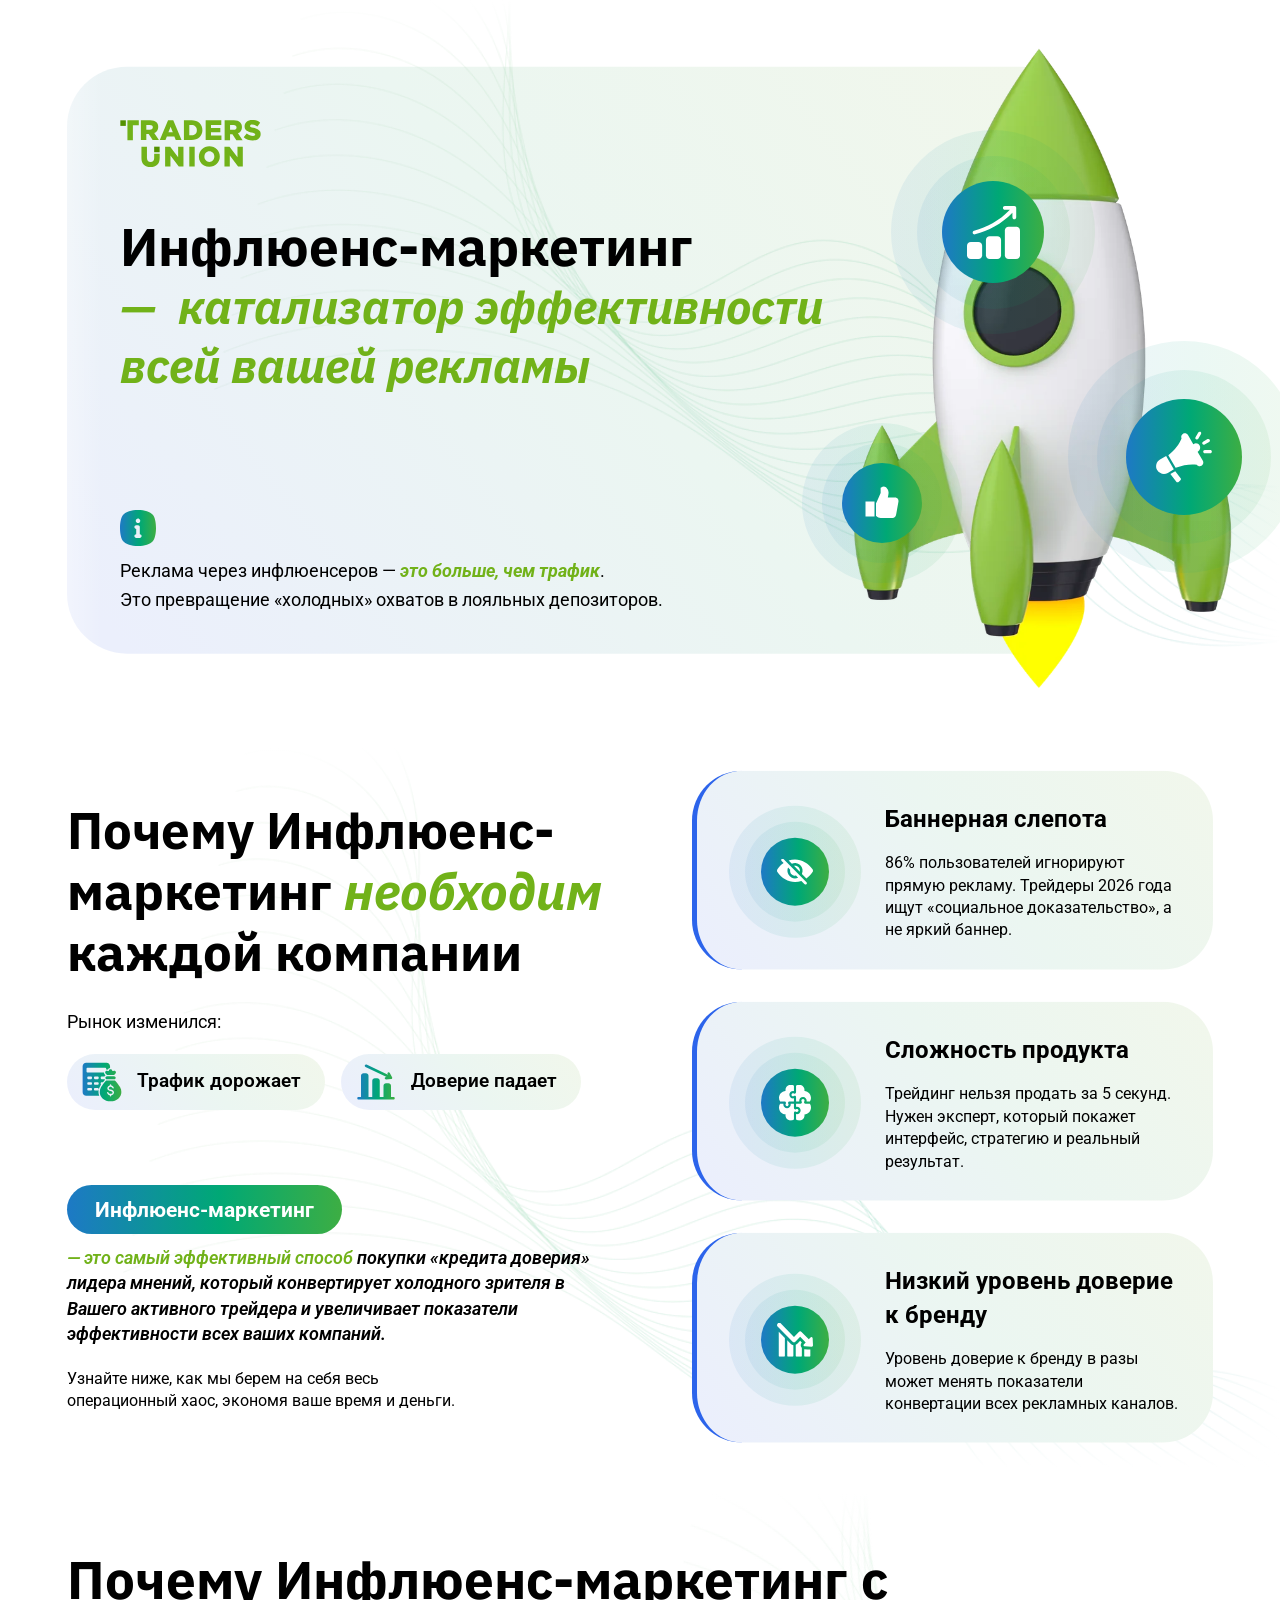
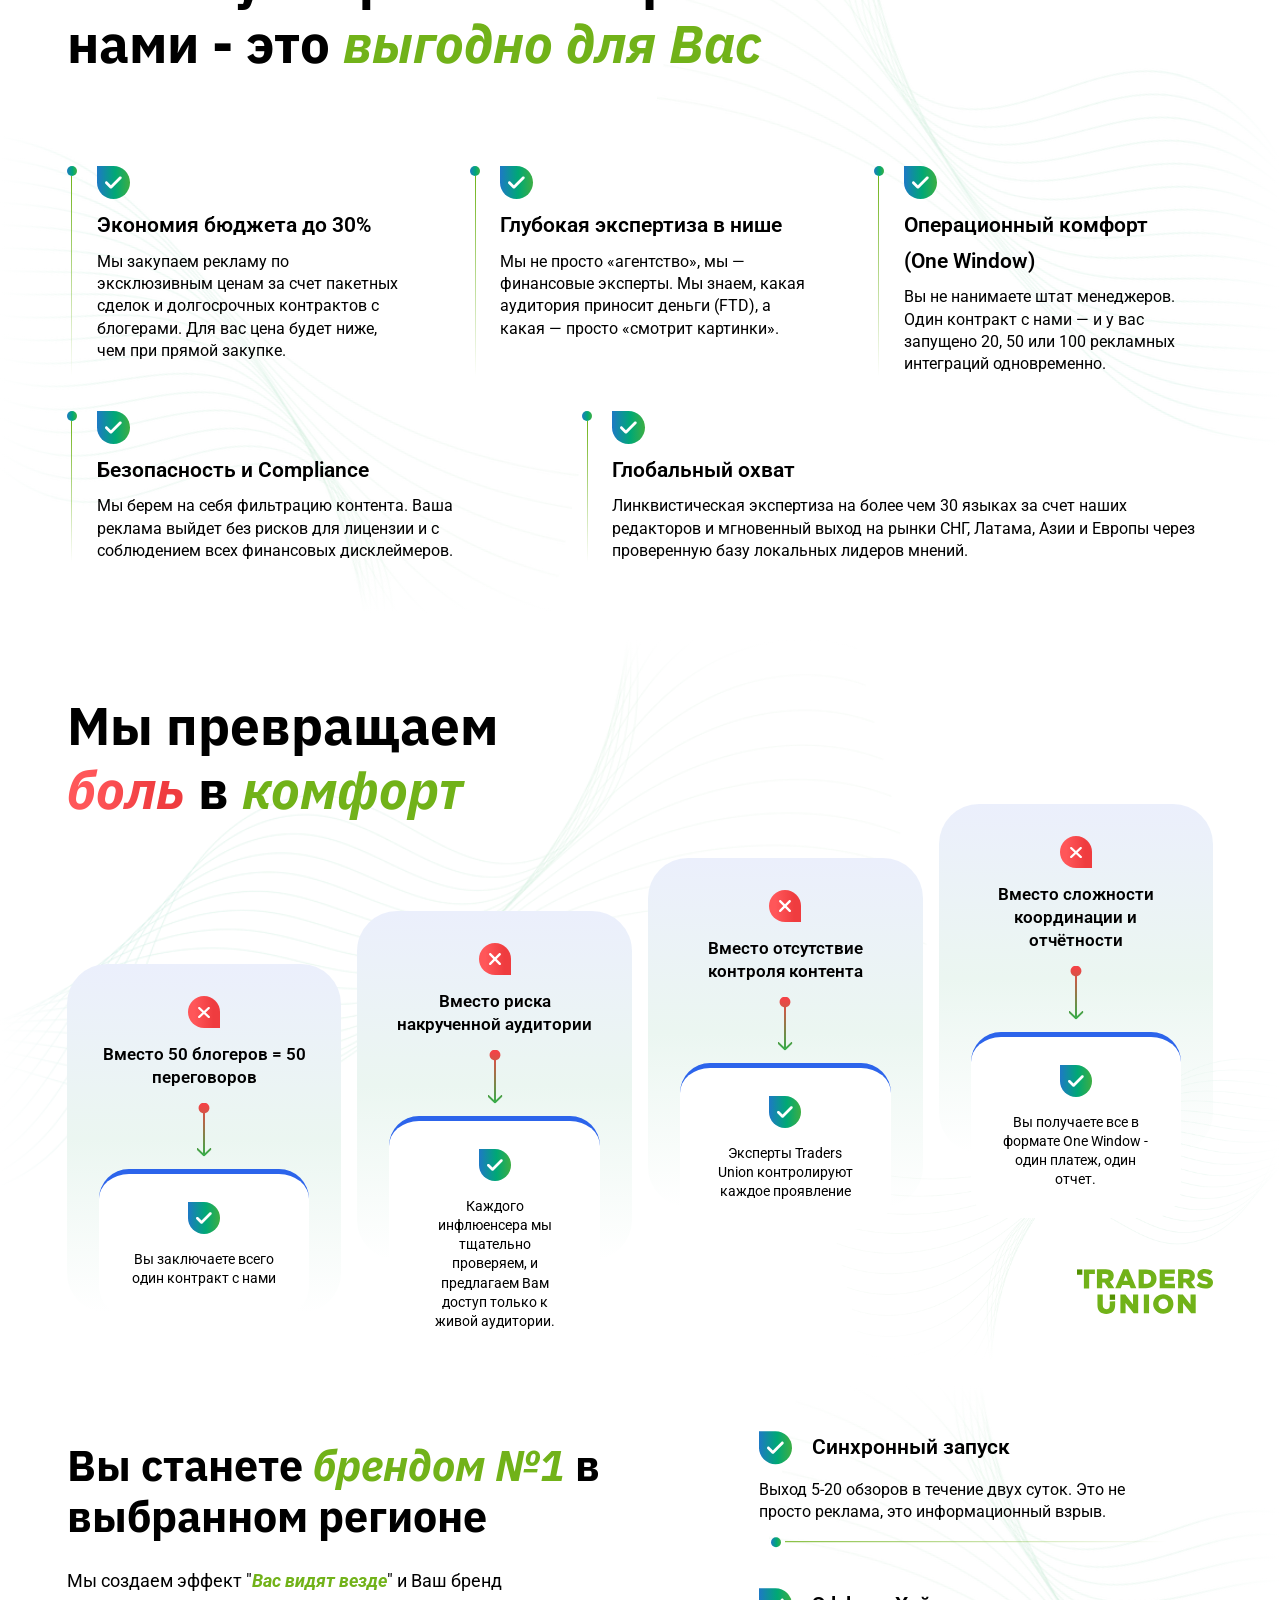
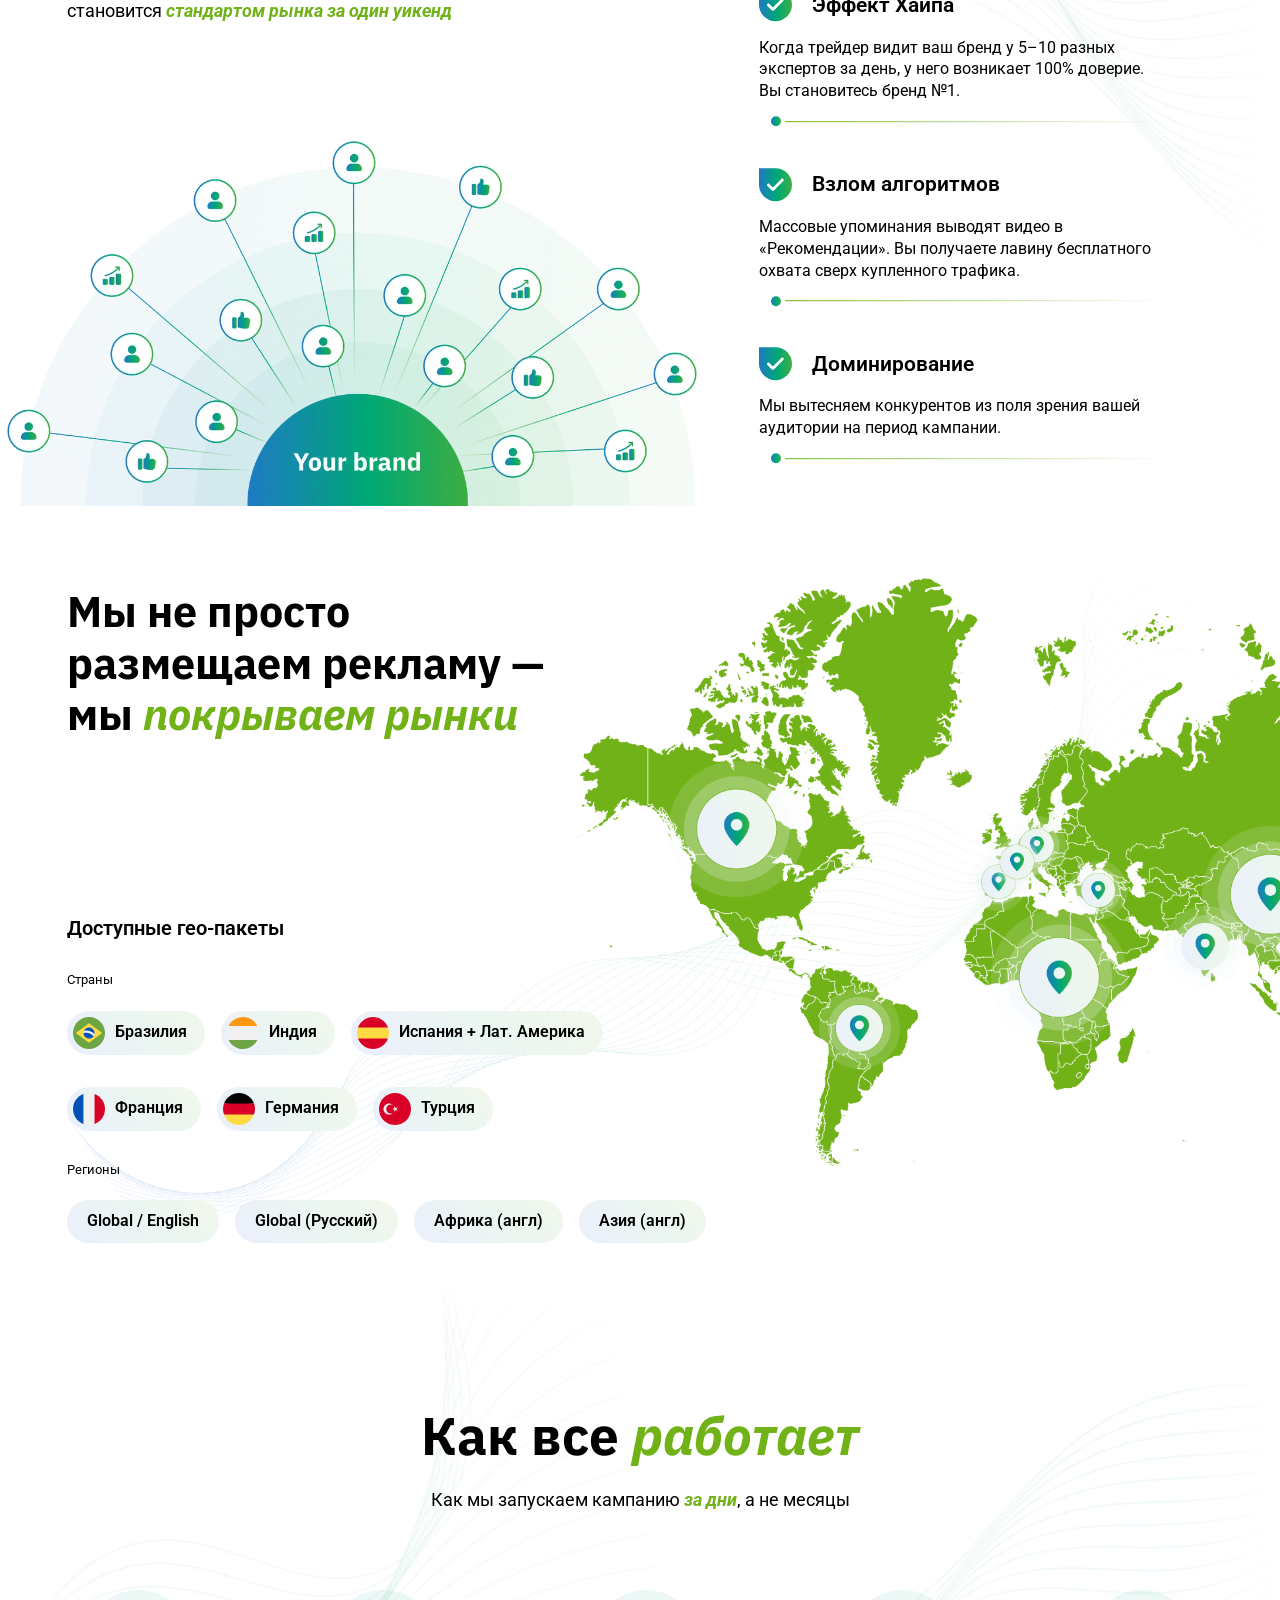
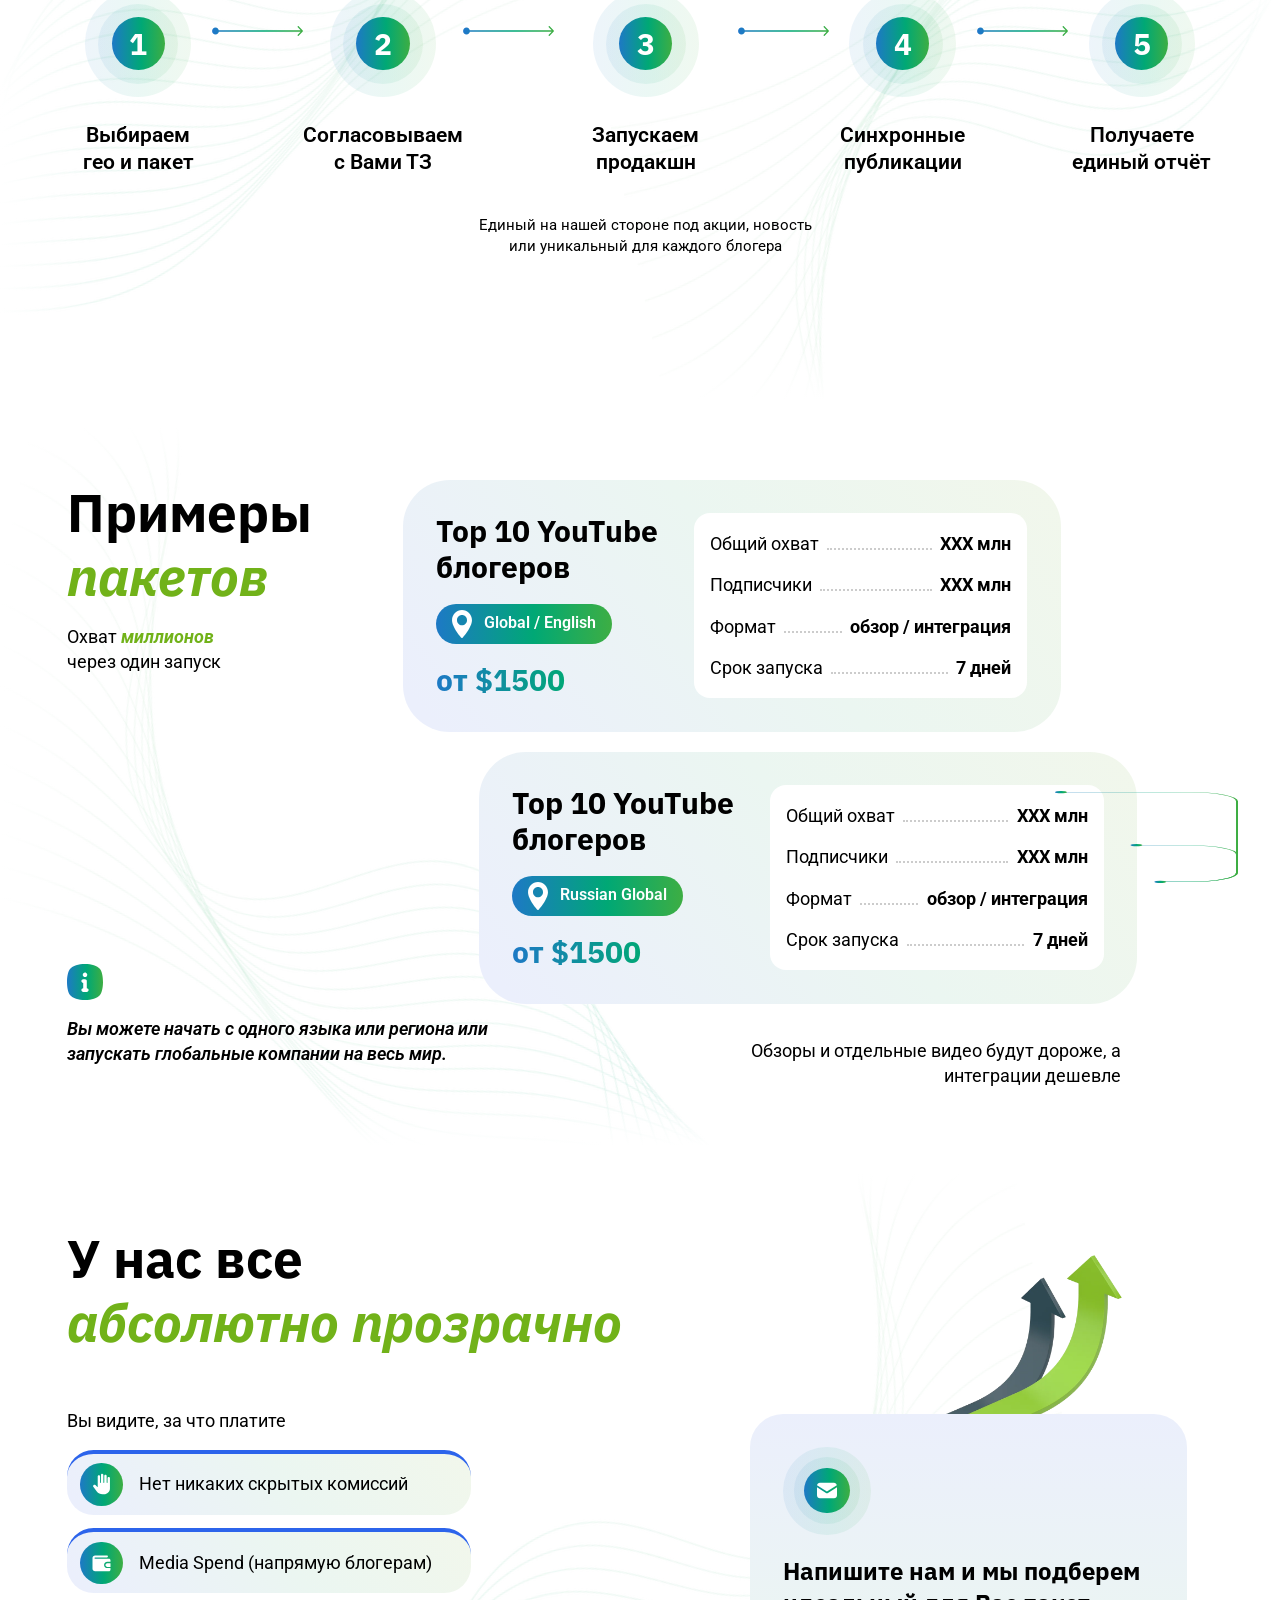
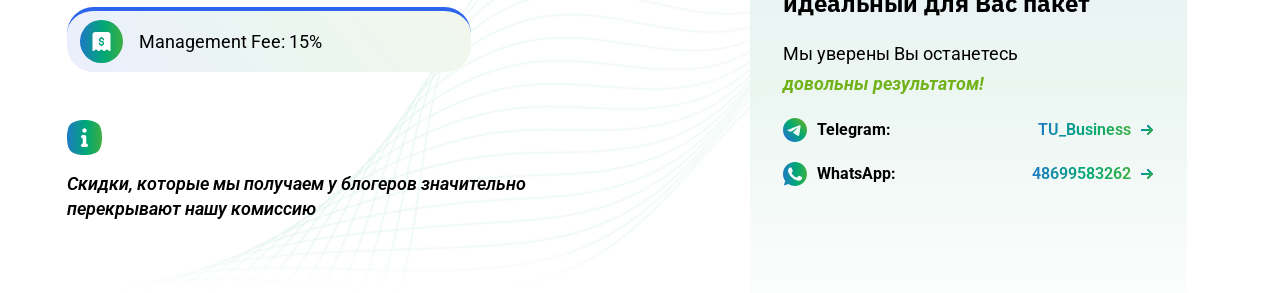
<file: index.html>
<!DOCTYPE html>
<html lang="ru">
<head>
  <meta charset="UTF-8">
  <meta name="viewport" content="width=device-width, initial-scale=1.0">
  <title>Инфлюенс-маркетинг — Traders Union</title>
  <link rel="preconnect" href="https://fonts.googleapis.com">
  <link rel="preconnect" href="https://fonts.gstatic.com" crossorigin>
  <link href="https://fonts.googleapis.com/css2?family=IBM+Plex+Sans:ital,wght@0,700;1,700&family=Roboto:ital,wght@0,400;0,500;0,600;0,700;1,600;1,700&display=swap" rel="stylesheet">
  <link rel="stylesheet" href="styles.css?v=17">
</head>
<body>

  <!-- Slide 1: Hero -->
  <section class="slide slide-1" id="slide-1">
    <div class="slide-inner">
      <div class="s1-gradient-bg"></div>
      <div class="s1-bg-lines">
        <img decoding="async" src="assets/backgrounds/bg-lines.webp" alt="">
      </div>
      <div class="s1-logo">
        <img decoding="async" src="assets/images/tu-logo.svg" alt="Traders Union">
      </div>
      <div class="s1-title-block">
        <h1 class="s1-title">Инфлюенс-маркетинг</h1>
        <p class="s1-subtitle"><span class="green-italic">&mdash;&nbsp; катализатор эффективности<br>всей вашей рекламы</span></p>
      </div>
      <div class="s1-info-block">
        <img decoding="async" src="assets/icons/info-layer.svg" alt="" class="s1-info-icon">
        <p class="s1-info-text">
          Реклама через инфлюенсеров — <span class="green-bold-italic">это больше, чем трафик</span>.
          <br>​Это превращение «холодных» охватов в лояльных депозиторов.
        </p>
      </div>
      <div class="s1-rocket">
        <img decoding="async" src="assets/images/rocket.webp" alt="Rocket">
      </div>
      <div class="s1-icon-circle s1-icon-1">
        <div class="icon-circle-outer"><div class="icon-circle-mid"><div class="icon-circle-inner icon-circle-gradient">
          <img decoding="async" src="assets/icons/growth.svg" alt="">
        </div></div></div>
      </div>
      <div class="s1-icon-circle s1-icon-2">
        <div class="icon-circle-outer"><div class="icon-circle-mid"><div class="icon-circle-inner icon-circle-gradient">
          <img decoding="async" src="assets/icons/thumb-up.svg" alt="">
        </div></div></div>
      </div>
      <div class="s1-icon-circle s1-icon-3">
        <div class="icon-circle-outer"><div class="icon-circle-mid"><div class="icon-circle-inner icon-circle-gradient">
          <img decoding="async" src="assets/icons/marketing.svg" alt="">
        </div></div></div>
      </div>
    </div>
  </section>

  <!-- Slide 2: Why Influencer Marketing -->
  <section class="slide slide-2" id="slide-2">
    <div class="slide-inner">
      <div class="s2-bg-lines">
        <img loading="lazy" decoding="async" src="assets/backgrounds/bg-lines.webp" alt="">
      </div>
      <h2 class="s2-title">Почему <span>Инфлюенс-маркетинг</span> <span class="green-italic">необходим</span> каждой компании</h2>
      <div class="s2-market-info">
        <p class="s2-market-label">Рынок изменился:</p>
        <div class="s2-tags">
          <div class="s2-tag">
            <img loading="lazy" decoding="async" src="assets/icons/profit.svg" alt="" class="s2-tag-icon">
            <span>Трафик дорожает</span>
          </div>
          <div class="s2-tag">
            <img loading="lazy" decoding="async" src="assets/icons/reduce.svg" alt="" class="s2-tag-icon">
            <span>Доверие падает</span>
          </div>
        </div>
      </div>
      <div class="s2-green-badge">Инфлюенс-маркетинг</div>
      <p class="s2-quote">
        <span class="green-italic-semi">— это самый эффективный способ</span> покупки «кредита доверия» лидера мнений, который конвертирует холодного зрителя в Вашего активного трейдера и увеличивает показатели эффективности всех ваших компаний.
      </p>
      <p class="s2-cta">Узнайте ниже, как мы берем на себя весь операционный хаос, экономя ваше время и деньги.</p>
      <div class="s2-cards">
        <div class="s2-card">
          <div class="s2-card-icon-wrap">
            <div class="icon-circle-outer-sm"><div class="icon-circle-mid-sm"><div class="icon-circle-inner-sm icon-circle-gradient">
              <img loading="lazy" decoding="async" src="assets/icons/hidden.svg" alt="">
            </div></div></div>
          </div>
          <div class="s2-card-text">
            <h3>Баннерная слепота</h3>
            <p>86% пользователей игнорируют прямую рекламу. Трейдеры 2026 года ищут «социальное доказательство», а не яркий баннер.</p>
          </div>
        </div>
        <div class="s2-card">
          <div class="s2-card-icon-wrap">
            <div class="icon-circle-outer-sm"><div class="icon-circle-mid-sm"><div class="icon-circle-inner-sm icon-circle-gradient">
              <img loading="lazy" decoding="async" src="assets/icons/puzzle.svg" alt="">
            </div></div></div>
          </div>
          <div class="s2-card-text">
            <h3>Сложность продукта</h3>
            <p>Трейдинг нельзя продать за 5 секунд.<br>Нужен эксперт, который покажет интерфейс, стратегию и реальный результат.</p>
          </div>
        </div>
        <div class="s2-card">
          <div class="s2-card-icon-wrap">
            <div class="icon-circle-outer-sm"><div class="icon-circle-mid-sm"><div class="icon-circle-inner-sm icon-circle-gradient">
              <img loading="lazy" decoding="async" src="assets/icons/loss.svg" alt="">
            </div></div></div>
          </div>
          <div class="s2-card-text">
            <h3>Низкий уровень доверие к бренду</h3>
            <p>Уровень доверие к бренду в разы может менять показатели конвертации всех рекламных каналов.</p>
          </div>
        </div>
      </div>
    </div>
  </section>

  <!-- Slide 3: Why Profitable -->
  <section class="slide slide-3" id="slide-3">
    <div class="slide-inner">
      <div class="s3-bg-lines s3-bg-lines-right">
        <img loading="lazy" decoding="async" src="assets/backgrounds/bg-lines.webp" alt="">
      </div>
      <div class="s3-bg-lines s3-bg-lines-left">
        <img loading="lazy" decoding="async" src="assets/backgrounds/bg-lines.webp" alt="">
      </div>
      <h2 class="s3-title">Почему Инфлюенс-маркетинг с нами&nbsp;-&nbsp;это <span class="green-italic">выгодно для Вас</span></h2>
      <div class="s3-features-row s3-features-top">
        <div class="s3-feature">
          <div class="s3-feature-line">
            <div class="s3-dot"></div>
            <div class="s3-line-dashed"></div>
          </div>
          <div class="s3-feature-content">
            <div class="s3-badge"><img loading="lazy" decoding="async" src="assets/icons/checkmark-badge.svg" alt=""></div>
            <h3>Экономия бюджета до 30%</h3>
            <p>Мы закупаем рекламу по эксклюзивным ценам за счет пакетных сделок и долгосрочных контрактов с блогерами. Для вас цена будет ниже, чем при прямой закупке.</p>
          </div>
        </div>
        <div class="s3-feature">
          <div class="s3-feature-line">
            <div class="s3-dot"></div>
            <div class="s3-line-dashed"></div>
          </div>
          <div class="s3-feature-content">
            <div class="s3-badge"><img loading="lazy" decoding="async" src="assets/icons/checkmark-badge.svg" alt=""></div>
            <h3>Глубокая экспертиза в нише</h3>
            <p>Мы не просто «агентство», мы — финансовые эксперты. Мы знаем, какая аудитория приносит деньги (FTD), а какая — просто «смотрит картинки».</p>
          </div>
        </div>
        <div class="s3-feature">
          <div class="s3-feature-line">
            <div class="s3-dot"></div>
            <div class="s3-line-dashed"></div>
          </div>
          <div class="s3-feature-content">
            <div class="s3-badge"><img loading="lazy" decoding="async" src="assets/icons/checkmark-badge.svg" alt=""></div>
            <h3>Операционный комфорт<br>(One Window)</h3>
            <p>Вы не нанимаете штат менеджеров. Один контракт с нами — и у вас запущено 20, 50 или 100 рекламных интеграций одновременно.</p>
          </div>
        </div>
      </div>
      <div class="s3-features-row s3-features-bottom">
        <div class="s3-feature s3-feature-wide">
          <div class="s3-feature-line">
            <div class="s3-dot"></div>
            <div class="s3-line-dashed"></div>
          </div>
          <div class="s3-feature-content">
            <div class="s3-badge"><img loading="lazy" decoding="async" src="assets/icons/checkmark-badge.svg" alt=""></div>
            <h3>Безопасность и Compliance</h3>
            <p>Мы берем на себя фильтрацию контента. Ваша реклама выйдет без рисков для лицензии и с соблюдением всех финансовых дисклеймеров.</p>
          </div>
        </div>
        <div class="s3-feature">
          <div class="s3-feature-line">
            <div class="s3-dot"></div>
            <div class="s3-line-dashed"></div>
          </div>
          <div class="s3-feature-content">
            <div class="s3-badge"><img loading="lazy" decoding="async" src="assets/icons/checkmark-badge.svg" alt=""></div>
            <h3>Глобальный охват</h3>
            <p>Линквистическая экспертиза на более чем 30 языках за счет наших редакторов и мгновенный выход на рынки СНГ, Латама, Азии и Европы через проверенную базу локальных лидеров мнений.</p>
          </div>
        </div>
      </div>
    </div>
  </section>

  <!-- Slide 4: Pain to Comfort -->
  <section class="slide slide-4" id="slide-4">
    <div class="slide-inner">
      <div class="s4-bg-lines s4-bg-left">
        <img loading="lazy" decoding="async" src="assets/backgrounds/bg-lines.webp" alt="">
      </div>
      <div class="s4-bg-lines s4-bg-right">
        <img loading="lazy" decoding="async" src="assets/backgrounds/bg-lines.webp" alt="">
      </div>
      <h2 class="s4-title">Мы превращаем <span class="red-gradient-italic">боль</span> в <span class="green-italic">комфорт</span></h2>
      <div class="s4-cards">
        <div class="s4-card s4-card-1">
          <div class="s4-card-top">
            <div class="s4-red-badge"><img loading="lazy" decoding="async" src="assets/icons/close-red.svg" alt=""></div>
            <p class="s4-problem">Вместо 50 блогеров = 50 переговоров</p>
          </div>
          <div class="s4-arrow"><img loading="lazy" decoding="async" src="assets/icons/arrow-down.svg" alt=""></div>
          <div class="s4-card-bottom">
            <div class="s4-green-badge"><img loading="lazy" decoding="async" src="assets/icons/checkmark-green.svg" alt=""></div>
            <p class="s4-solution">Вы заключаете всего один контракт с нами</p>
          </div>
        </div>
        <div class="s4-card s4-card-2">
          <div class="s4-card-top">
            <div class="s4-red-badge"><img loading="lazy" decoding="async" src="assets/icons/close-red.svg" alt=""></div>
            <p class="s4-problem">Вместо риска накрученной аудитории</p>
          </div>
          <div class="s4-arrow"><img loading="lazy" decoding="async" src="assets/icons/arrow-down.svg" alt=""></div>
          <div class="s4-card-bottom">
            <div class="s4-green-badge"><img loading="lazy" decoding="async" src="assets/icons/checkmark-green.svg" alt=""></div>
            <p class="s4-solution">Каждого инфлюенсера мы тщательно проверяем, и предлагаем Вам доступ только к живой аудитории.</p>
          </div>
        </div>
        <div class="s4-card s4-card-3">
          <div class="s4-card-top">
            <div class="s4-red-badge"><img loading="lazy" decoding="async" src="assets/icons/close-red.svg" alt=""></div>
            <p class="s4-problem">Вместо отсутствие контроля контента</p>
          </div>
          <div class="s4-arrow"><img loading="lazy" decoding="async" src="assets/icons/arrow-down.svg" alt=""></div>
          <div class="s4-card-bottom">
            <div class="s4-green-badge"><img loading="lazy" decoding="async" src="assets/icons/checkmark-green.svg" alt=""></div>
            <p class="s4-solution">Эксперты Traders Union контролируют каждое проявление</p>
          </div>
        </div>
        <div class="s4-card s4-card-4">
          <div class="s4-card-top">
            <div class="s4-red-badge"><img loading="lazy" decoding="async" src="assets/icons/close-red.svg" alt=""></div>
            <p class="s4-problem">Вместо сложности координации и отчётности</p>
          </div>
          <div class="s4-arrow"><img loading="lazy" decoding="async" src="assets/icons/arrow-down-2.svg" alt=""></div>
          <div class="s4-card-bottom">
            <div class="s4-green-badge"><img loading="lazy" decoding="async" src="assets/icons/checkmark-green.svg" alt=""></div>
            <p class="s4-solution">Вы получаете все в формате One Window - один платеж, один отчет.</p>
          </div>
        </div>
      </div>
      <div class="s4-tu-logo">
        <img loading="lazy" decoding="async" src="assets/images/tu-logo-2.svg" alt="Traders Union">
      </div>
    </div>
  </section>

  <!-- Slide 5: Brand #1 -->
  <section class="slide slide-5" id="slide-5">
    <div class="slide-inner">
      <div class="s5-bg-lines">
        <img loading="lazy" decoding="async" src="assets/backgrounds/bg-lines.webp" alt="">
      </div>
      <h2 class="s5-title">Вы станете <span class="green-italic">брендом №1</span> в выбранном регионе</h2>
      <p class="s5-subtitle">
        Мы создаем эффект "<span class="green-bold-italic">Вас видят везде</span>" и ​Ваш бренд становится <span class="green-bold-italic">стандартом рынка за один уикенд</span>
      </p>
      <div class="s5-visual">
        <img loading="lazy" decoding="async" src="assets/images/brand.webp" alt="Brand network">
      </div>
      <div class="s5-points">
        <div class="s5-point">
          <div class="s5-point-header">
            <div class="s5-check-badge"><img loading="lazy" decoding="async" src="assets/icons/checkmark-badge-5.svg" alt=""></div>
            <h3>Синхронный запуск</h3>
          </div>
          <p>Выход 5-20 обзоров в течение двух суток. Это не просто реклама, это информационный взрыв.</p>
          <div class="s5-point-line"></div>
        </div>
        <div class="s5-point">
          <div class="s5-point-header">
            <div class="s5-check-badge"><img loading="lazy" decoding="async" src="assets/icons/checkmark-badge-5.svg" alt=""></div>
            <h3>Эффект Хайпа</h3>
          </div>
          <p>Когда трейдер видит ваш бренд у 5–10 разных экспертов за день, у него возникает 100% доверие. Вы становитесь бренд №1.</p>
          <div class="s5-point-line"></div>
        </div>
        <div class="s5-point">
          <div class="s5-point-header">
            <div class="s5-check-badge"><img loading="lazy" decoding="async" src="assets/icons/checkmark-badge-5.svg" alt=""></div>
            <h3>Взлом алгоритмов</h3>
          </div>
          <p>Массовые упоминания выводят видео в «Рекомендации». Вы получаете лавину бесплатного охвата сверх купленного трафика.</p>
          <div class="s5-point-line"></div>
        </div>
        <div class="s5-point">
          <div class="s5-point-header">
            <div class="s5-check-badge"><img loading="lazy" decoding="async" src="assets/icons/checkmark-badge-5.svg" alt=""></div>
            <h3>Доминирование</h3>
          </div>
          <p>Мы вытесняем конкурентов из поля зрения вашей аудитории на период кампании.</p>
          <div class="s5-point-line"></div>
        </div>
      </div>
    </div>
  </section>

  <!-- Slide 6: Geo Coverage (Map) -->
  <section class="slide slide-6" id="slide-6">
    <div class="slide-inner">
      <div class="s6-bg-lines">
        <img loading="lazy" decoding="async" src="assets/backgrounds/bg-lines.webp" alt="">
      </div>
      <h2 class="s6-title">Мы не просто размещаем рекламу — мы <span class="green-italic">покрываем рынки</span></h2>
      <div class="s6-map">
        <img loading="lazy" decoding="async" src="assets/map/map.png" alt="" class="s6-map-img">
      </div>
      <div class="s6-bottom">
        <p class="s6-label">Доступные гео-пакеты</p>
        <div class="s6-countries-block">
          <p class="s6-section-label">Страны</p>
          <div class="s6-countries">
            <div class="s6-pill"><img loading="lazy" decoding="async" src="assets/icons/flag-brazil.svg" class="s6-flag" alt=""><span>Бразилия</span></div>
            <div class="s6-pill"><img loading="lazy" decoding="async" src="assets/icons/flag-india.svg" class="s6-flag" alt=""><span>Индия</span></div>
            <div class="s6-pill"><img loading="lazy" decoding="async" src="assets/icons/flag-spain.svg" class="s6-flag" alt=""><span>Испания + Лат. Америка</span></div>
            <div style="flex-basis:100%;height:0"></div>
            <div class="s6-pill"><img loading="lazy" decoding="async" src="assets/icons/flag-france.svg" class="s6-flag" alt=""><span>Франция</span></div>
            <div class="s6-pill"><img loading="lazy" decoding="async" src="assets/icons/flag-germany.svg" class="s6-flag" alt=""><span>Германия</span></div>
            <div class="s6-pill"><img loading="lazy" decoding="async" src="assets/icons/flag-turkey.svg" class="s6-flag" alt=""><span>Турция</span></div>
          </div>
        </div>
        <div class="s6-regions-block">
          <p class="s6-section-label">Регионы</p>
          <div class="s6-regions">
            <div class="s6-pill s6-pill-text">Global / English</div>
            <div class="s6-pill s6-pill-text">Global (Русский)</div>
            <div class="s6-pill s6-pill-text">Африка (англ)</div>
            <div class="s6-pill s6-pill-text">Азия (англ)</div>
          </div>
        </div>
      </div>
    </div>
  </section>

  <!-- Slide 7: How It Works -->
  <section class="slide slide-7" id="slide-7">
    <div class="slide-inner">
      <div class="s7-bg-lines s7-bg-left">
        <img loading="lazy" decoding="async" src="assets/backgrounds/bg-lines.webp" alt="">
      </div>
      <div class="s7-bg-lines s7-bg-right">
        <img loading="lazy" decoding="async" src="assets/backgrounds/bg-lines.webp" alt="">
      </div>
      <h2 class="s7-title">Как все <span class="green-italic">работает</span></h2>
      <p class="s7-subtitle">Как мы запускаем кампанию <span class="green-bold-italic">за дни</span>, а не месяцы</p>
      <div class="s7-steps">
        <div class="s7-step">
          <div class="s7-step-number">
            <div class="s7-num-outer"><div class="s7-num-mid"><div class="s7-num-inner">1</div></div></div>
          </div>
          <p class="s7-step-label">Выбираем <br>гео и пакет</p>
        </div>
        <div class="s7-arrow"><img loading="lazy" decoding="async" src="assets/icons/arrow-right.svg" alt=""></div>
        <div class="s7-step">
          <div class="s7-step-number">
            <div class="s7-num-outer"><div class="s7-num-mid"><div class="s7-num-inner">2</div></div></div>
          </div>
          <p class="s7-step-label">Согласовываем <br>с Вами ТЗ</p>
        </div>
        <div class="s7-arrow"><img loading="lazy" decoding="async" src="assets/icons/arrow-right.svg" alt=""></div>
        <div class="s7-step">
          <div class="s7-step-number">
            <div class="s7-num-outer"><div class="s7-num-mid"><div class="s7-num-inner">3</div></div></div>
          </div>
          <p class="s7-step-label">Запускаем <br>продакшн</p>
          <p class="s7-step-note">Единый на нашей стороне под акции, новость или уникальный для каждого блогера</p>
        </div>
        <div class="s7-arrow"><img loading="lazy" decoding="async" src="assets/icons/arrow-right.svg" alt=""></div>
        <div class="s7-step">
          <div class="s7-step-number">
            <div class="s7-num-outer"><div class="s7-num-mid"><div class="s7-num-inner">4</div></div></div>
          </div>
          <p class="s7-step-label">Синхронные <br>публикации</p>
        </div>
        <div class="s7-arrow"><img loading="lazy" decoding="async" src="assets/icons/arrow-right.svg" alt=""></div>
        <div class="s7-step">
          <div class="s7-step-number">
            <div class="s7-num-outer"><div class="s7-num-mid"><div class="s7-num-inner">5</div></div></div>
          </div>
          <p class="s7-step-label">Получаете <br>единый отчёт</p>
        </div>
      </div>
    </div>
  </section>

  <!-- Slide 8: Package Examples -->
  <section class="slide slide-8" id="slide-8">
    <div class="slide-inner">
      <div class="s8-bg-lines">
        <img loading="lazy" decoding="async" src="assets/backgrounds/bg-lines.webp" alt="">
      </div>
      <div class="s8-circles">
        <img loading="lazy" decoding="async" src="assets/images/ellipse-outer-8.svg" alt="" class="s8-circle s8-c1">
        <img loading="lazy" decoding="async" src="assets/images/ellipse-2-8.svg" alt="" class="s8-circle s8-c2">
        <img loading="lazy" decoding="async" src="assets/images/ellipse-3-8.svg" alt="" class="s8-circle s8-c3">
        <img loading="lazy" decoding="async" src="assets/images/ellipse-4-8.svg" alt="" class="s8-circle s8-c4">
      </div>
      <div class="s8-left">
        <h2 class="s8-title">Примеры <br><span class="green-italic">пакетов</span></h2>
        <p class="s8-subtitle">Охват <span class="green-bold-italic">миллионов</span> <br>через один запуск</p>
      </div>
      <div class="s8-package s8-package-1">
        <div class="s8-package-info">
          <h3>Top 10 YouTube блогеров</h3>
          <div class="s8-geo-badge">
            <img loading="lazy" decoding="async" src="assets/icons/map-flag.svg" alt="">
            <span>Global / English</span>
          </div>
          <p class="s8-price">от $1500</p>
        </div>
        <div class="s8-package-details">
          <div class="s8-detail-row">
            <span class="s8-detail-label">Общий охват</span>
            <span class="s8-detail-dots"></span>
            <span class="s8-detail-value">XXX млн</span>
          </div>
          <div class="s8-detail-row">
            <span class="s8-detail-label">Подписчики</span>
            <span class="s8-detail-dots"></span>
            <span class="s8-detail-value">XXX млн</span>
          </div>
          <div class="s8-detail-row">
            <span class="s8-detail-label">Формат</span>
            <span class="s8-detail-dots"></span>
            <span class="s8-detail-value">обзор / интеграция</span>
          </div>
          <div class="s8-detail-row">
            <span class="s8-detail-label">Срок запуска</span>
            <span class="s8-detail-dots"></span>
            <span class="s8-detail-value">7 дней</span>
          </div>
        </div>
      </div>
      <div class="s8-package s8-package-2">
        <div class="s8-package-info">
          <h3>Top 10 YouTube блогеров</h3>
          <div class="s8-geo-badge">
            <img loading="lazy" decoding="async" src="assets/icons/map-flag.svg" alt="">
            <span>Russian Global</span>
          </div>
          <p class="s8-price">от $1500</p>
        </div>
        <div class="s8-package-details">
          <div class="s8-detail-row">
            <span class="s8-detail-label">Общий охват</span>
            <span class="s8-detail-dots"></span>
            <span class="s8-detail-value">XXX млн</span>
          </div>
          <div class="s8-detail-row">
            <span class="s8-detail-label">Подписчики</span>
            <span class="s8-detail-dots"></span>
            <span class="s8-detail-value">XXX млн</span>
          </div>
          <div class="s8-detail-row">
            <span class="s8-detail-label">Формат</span>
            <span class="s8-detail-dots"></span>
            <span class="s8-detail-value">обзор / интеграция</span>
          </div>
          <div class="s8-detail-row">
            <span class="s8-detail-label">Срок запуска</span>
            <span class="s8-detail-dots"></span>
            <span class="s8-detail-value">7 дней</span>
          </div>
        </div>
      </div>
      <div class="s8-info-block">
        <img loading="lazy" decoding="async" src="assets/icons/info-icon.svg" alt="" class="s8-info-icon">
        <p class="s8-info-text">Вы можете начать с одного языка или региона или запускать глобальные компании на весь мир.</p>
      </div>
      <img loading="lazy" decoding="async" src="assets/images/s8-connector.svg" alt="" class="s8-connector">
      <p class="s8-note">Обзоры и отдельные видео будут дороже, а интеграции дешевле</p>
    </div>
  </section>

  <!-- Slide 9: Transparency -->
  <section class="slide slide-9" id="slide-9">
    <div class="slide-inner">
      <div class="s9-bg-lines">
        <img loading="lazy" decoding="async" src="assets/backgrounds/bg-lines.webp" alt="">
      </div>
      <h2 class="s9-title">У нас все <br><span class="green-italic">абсолютно прозрачно</span></h2>
      <p class="s9-subtitle">Вы видите, за что платите</p>
      <div class="s9-items">
        <div class="s9-item">
          <div class="s9-item-icon"><img loading="lazy" decoding="async" src="assets/icons/hand.svg" alt=""></div>
          <span>Нет никаких скрытых комиссий</span>
        </div>
        <div class="s9-item">
          <div class="s9-item-icon"><img loading="lazy" decoding="async" src="assets/icons/wallet.svg" alt=""></div>
          <span>Media Spend (напрямую блогерам)</span>
        </div>
        <div class="s9-item">
          <div class="s9-item-icon"><img loading="lazy" decoding="async" src="assets/icons/bill.svg" alt=""></div>
          <span>Management Fee: 15%</span>
        </div>
      </div>
      <div class="s9-arrows-img">
        <img loading="lazy" decoding="async" src="assets/images/arrows-3d.webp" alt="">
      </div>
      <div class="s9-contact-card">
        <div class="s9-contact-icon-wrap">
          <div class="icon-circle-outer-sm"><div class="icon-circle-mid-sm"><div class="icon-circle-inner-sm icon-circle-gradient">
            <img loading="lazy" decoding="async" src="assets/icons/email.svg" alt="">
          </div></div></div>
        </div>
        <h3>Напишите нам и мы подберем идеальный для Вас пакет</h3>
        <p>Мы уверены Вы останетесь<br><span class="green-bold-italic">довольны результатом!</span></p>
        <div class="s9-contact-row">
          <img loading="lazy" decoding="async" src="assets/icons/telegram.svg" alt="" class="s9-contact-icon">
          <span class="s9-contact-label">Telegram:</span>
          <a href="https://t.me/TU_Business" class="s9-contact-link" target="_blank">TU_Business</a>
          <img loading="lazy" decoding="async" src="assets/icons/external-link.svg" alt="" class="s9-ext-icon">
        </div>
        <div class="s9-contact-row">
          <img loading="lazy" decoding="async" src="assets/icons/whatsapp.svg" alt="" class="s9-contact-icon">
          <span class="s9-contact-label">WhatsApp:</span>
          <a href="https://wa.me/48699583262" class="s9-contact-link" target="_blank">48699583262</a>
          <img loading="lazy" decoding="async" src="assets/icons/external-link.svg" alt="" class="s9-ext-icon">
        </div>
      </div>
      <div class="s9-info-block">
        <img loading="lazy" decoding="async" src="assets/icons/info-icon-9.svg" alt="" class="s9-info-icon">
        <p class="s9-info-text">Скидки, которые мы получаем у блогеров значительно перекрывают нашу комиссию</p>
      </div>
    </div>
  </section>

</body>
</html>
</file>
<file: styles.css>
/* ============================================
   RESET & BASE
   ============================================ */
*, *::before, *::after {
  margin: 0;
  padding: 0;
  box-sizing: border-box;
}

html {
  scroll-behavior: smooth;
}

body {
  font-family: 'Roboto', sans-serif;
  background: #fff;
  color: #000;
  overflow-x: hidden;
}

img {
  display: block;
  max-width: 100%;
}

/* Ensure SVG icons preserve aspect ratio */
img[src$=".svg"] {
  object-fit: contain;
}

a {
  text-decoration: none;
}

/* ============================================
   COMMON STYLES
   ============================================ */
:root {
  --green: #71b219;
  --blue: #2c64eb;
  --teal: #00a875;
  --gradient: linear-gradient(90deg, rgb(43, 99, 235) -26%, rgb(0, 168, 117) 55.5%, rgb(112, 179, 26) 137%);
  --gradient-bg: linear-gradient(51deg, #ebeffc 4.23%, #ebf6f1 54.13%, #f2f7eb 104.04%);
  --gradient-bg-soft: linear-gradient(90deg, rgba(44,100,235,0.08) -26%, rgba(0,168,117,0.08) 55.5%, rgba(113,178,25,0.08) 137%);
  --red-gradient: linear-gradient(90deg, #ff5659 19.72%, #ef3c3f 78.86%);
  --slide-width: 1920;
  --slide-height: 1080;
}

.green-italic {
  color: var(--green);
  font-style: italic;
  font-family: 'IBM Plex Sans', sans-serif;
  font-weight: 700;
}

.green-bold-italic {
  color: var(--green);
  font-weight: 700;
  font-style: italic;
}

.green-italic-semi {
  color: var(--green);
  font-weight: 600;
  font-style: italic;
}

.red-gradient-italic {
  background: var(--red-gradient);
  -webkit-background-clip: text;
  -webkit-text-fill-color: transparent;
  background-clip: text;
  font-style: italic;
  font-family: 'IBM Plex Sans', sans-serif;
  font-weight: 700;
}

/* ============================================
   SLIDE CONTAINER
   ============================================ */
.slide {
  width: 100%;
  max-width: 1920px;
  margin: 0 auto;
  background: #fff;
  position: relative;
  overflow: hidden;
  aspect-ratio: 1920 / 1080;
}

.slide + .slide {
  margin-top: clamp(20px, 2.08vw, 40px);
}

.slide-inner::after {
  content: "";
  position: absolute;
  inset: 0;
  z-index: 1;
  pointer-events: none;
  background:
    linear-gradient(to right, #fff 0%, rgba(255,255,255,0) 8%, rgba(255,255,255,0) 92%, #fff 100%),
    linear-gradient(to bottom, #fff 0%, rgba(255,255,255,0) 8%, rgba(255,255,255,0) 92%, #fff 100%);
}

.slide-inner > [class*="-bg-lines"],
.slide-inner > [class*="-bg-left"],
.slide-inner > [class*="-bg-right"],
.slide-inner > .s1-gradient-bg,
.slide-inner > .s8-circles {
  z-index: 0;
}

.slide-inner > *:not([class*="-bg-lines"]):not([class*="-bg-left"]):not([class*="-bg-right"]):not(.s1-gradient-bg):not(.s8-circles) {
  z-index: 2;
}


.slide-inner {
  position: relative;
  width: 100%;
  height: 100%;
}

/* ============================================
   ICON CIRCLE COMPONENT (reused across slides)
   ============================================ */
.icon-circle-outer {
  background: var(--gradient-bg-soft);
  border-radius: 50%;
  padding: 20px;
  display: inline-flex;
  align-items: center;
  justify-content: center;
}
.icon-circle-mid {
  background: var(--gradient-bg-soft);
  border-radius: 50%;
  padding: 20px;
  display: inline-flex;
  align-items: center;
  justify-content: center;
}
.icon-circle-inner {
  border-radius: 50%;
  width: 80px;
  height: 80px;
  display: flex;
  align-items: center;
  justify-content: center;
}
.icon-circle-gradient {
  background: var(--gradient);
}
.icon-circle-inner img {
  width: 36px;
  height: 36px;
  object-fit: contain;
}

/* Smaller variant */
.icon-circle-outer-sm {
  background: var(--gradient-bg-soft);
  border-radius: 50%;
  padding: 16px;
  display: inline-flex;
  align-items: center;
  justify-content: center;
}
.icon-circle-mid-sm {
  background: var(--gradient-bg-soft);
  border-radius: 50%;
  padding: 16px;
  display: inline-flex;
  align-items: center;
  justify-content: center;
}
.icon-circle-inner-sm {
  border-radius: 50%;
  width: 68px;
  height: 68px;
  display: flex;
  align-items: center;
  justify-content: center;
  position: relative;
}
.icon-circle-inner-sm img {
  width: 36px;
  height: 36px;
  object-fit: contain;
}

/* ============================================
   SLIDE 1 — HERO
   ============================================ */
.slide-1 {
  background: #fff;
}

.s1-gradient-bg {
  position: absolute;
  top: 50%;
  left: 5.21%; /* 100/1920 */
  transform: translateY(-50%);
  width: 76.51%; /* 1469/1920 */
  height: 81.48%; /* 880/1080 */
  border-radius: 60px 0 0 60px;
  background: var(--gradient-bg);
}

.s1-bg-lines {
  position: absolute;
  top: -29.81%; /* -322/1080 */
  left: 14.17%; /* 272/1920 */
  width: 165.83%; /* 3184/1920 */
  height: 164.91%; /* 1781/1080 */
  transform: rotate(180deg) scaleY(-1);
  pointer-events: none;
  opacity: 0.7;
}
.s1-bg-lines img {
  width: 100%;
  height: 100%;
  object-fit: cover;
}

.s1-logo {
  position: absolute;
  top: 16.67%; /* 180/1080 */
  left: 9.38%; /* 180/1920 */
  width: 10.99%; /* 211/1920 */
  height: 6.48%; /* 70/1080 */
}
.s1-logo img {
  width: auto;
  height: 100%;
  object-fit: contain;
}

.s1-title-block {
  position: absolute;
  top: 29.72%; /* 321/1080 */
  left: 9.38%; /* 180/1920 */
  width: 56.3%; /* 1081/1920 */
}

.s1-title {
  font-family: 'IBM Plex Sans', sans-serif;
  font-weight: 700;
  font-size: clamp(32px, 4.17vw, 80px);
  line-height: 1.2;
  color: #000;
  margin-bottom: 0;
}

.s1-subtitle {
  font-size: clamp(28px, 3.7vw, 71px);
  line-height: 1.2;
  margin-top: 0;
}

.s1-info-block {
  position: absolute;
  top: 70.83%; /* 765/1080 */
  left: 9.38%; /* 180/1920 */
  display: flex;
  flex-direction: column;
  gap: 10px;
}

.s1-info-icon {
  width: 36px;
  height: 36px;
  object-fit: contain;
}

.s1-info-text {
  font-family: 'Roboto', sans-serif;
  font-weight: 400;
  font-size: clamp(14px, 1.406vw, 27px);
  line-height: 1.63;
  color: #000;
}

.s1-rocket {
  position: absolute;
  top: 5.93%; /* 64/1080 */
  left: 66.3%; /* 1273/1920 */
  width: 31.15%; /* 598/1920 */
  height: 90.37%; /* 976/1080 */
}
.s1-rocket img {
  width: 190.26%;
  height: 116.62%;
  position: absolute;
  top: -4.2%;
  left: -49.28%;
  object-fit: cover;
  max-width: none;
}

/* Icon circles on slide 1 */
.s1-icon-circle {
  position: absolute;
  z-index: 2;
}
.s1-icon-1 {
  top: 18.06%;
  left: 69.64%;
}
.s1-icon-1 .icon-circle-outer { padding: 25.5px; }
.s1-icon-1 .icon-circle-mid { padding: 25.5px; }
.s1-icon-1 .icon-circle-inner { width: 102px; height: 102px; }
.s1-icon-1 .icon-circle-inner img { width: 53px; height: 53px; }

.s1-icon-2 {
  top: 58.7%;
  left: 62.66%;
}
.s1-icon-2 .icon-circle-outer { padding: 20px; }
.s1-icon-2 .icon-circle-mid { padding: 20px; }
.s1-icon-2 .icon-circle-inner { width: 80px; height: 80px; }
.s1-icon-2 .icon-circle-inner img { width: 36px; height: 36px; }

.s1-icon-3 {
  top: 47.31%;
  left: 83.44%;
}
.s1-icon-3 .icon-circle-outer { padding: 29px; }
.s1-icon-3 .icon-circle-mid { padding: 29px; }
.s1-icon-3 .icon-circle-inner { width: 116px; height: 116px; }
.s1-icon-3 .icon-circle-inner img { width: 58px; height: 58px; }

/* ============================================
   SLIDE 2 — WHY INFLUENCER MARKETING
   ============================================ */
.s2-bg-lines {
  position: absolute;
  top: -10.93%; /* -118/1080 */
  left: 7.03%; /* 135/1920 */
  width: 165.83%;
  height: 164.91%;
  transform: rotate(180deg) scaleY(-1);
  pointer-events: none;
  opacity: 0.7;
}
.s2-bg-lines img {
  width: 100%;
  height: 100%;
  object-fit: cover;
}

.s2-title {
  position: absolute;
  top: 7.41%; /* 80/1080 */
  left: 5.21%; /* 100/1920 */
  width: 47.03%; /* 903/1920 */
  font-family: 'IBM Plex Sans', sans-serif;
  font-weight: 700;
  font-size: clamp(28px, 3.96vw, 76px);
  line-height: 1.2;
  color: #000;
  z-index: 2;
}

.s2-market-info {
  position: absolute;
  left: 5.21%; /* 100/1920 */
  top: 36.39%; /* 393/1080 */
  width: 48%;
  z-index: 2;
}

.s2-market-label {
  font-size: clamp(14px, 1.406vw, 27px);
  line-height: 1.4;
  margin-bottom: 20px;
}

.s2-tags {
  display: flex;
  gap: 16px;
  flex-wrap: nowrap;
}

.s2-tag {
  display: flex;
  align-items: center;
  gap: 15px;
  padding: 8px 24px 8px 15px;
  border-radius: 70px;
  background: var(--gradient-bg);
}

.s2-tag-icon {
  width: 40px;
  height: 40px;
  object-fit: contain;
}

.s2-tag span {
  font-weight: 600;
  font-size: clamp(14px, 1.458vw, 28px);
  line-height: 1.67;
  color: #000;
}

.s2-green-badge {
  position: absolute;
  left: 5.21%;
  top: 60.83%; /* 657/1080 */
  display: inline-block;
  padding: 10px 28px;
  border-radius: 40px;
  background: var(--gradient);
  color: #fff;
  font-weight: 700;
  font-size: clamp(16px, 1.667vw, 32px);
  line-height: 1.4;
  z-index: 2;
}

.s2-quote {
  position: absolute;
  left: 5.21%;
  top: 69.26%; /* 748/1080 */
  font-weight: 600;
  font-style: italic;
  font-size: clamp(14px, 1.406vw, 27px);
  line-height: 1.4;
  color: #000;
  width: 41%;
  z-index: 2;
}

.s2-cta {
  position: absolute;
  left: 5.21%;
  top: 86.3%; /* 932/1080 */
  font-weight: 400;
  font-size: clamp(12px, 1.25vw, 24px);
  line-height: 1.4;
  color: #000;
  width: 33.23%;
  z-index: 2;
}

/* Right cards */
.s2-cards {
  position: absolute;
  top: 50%;
  transform: translateY(-50%);
  left: 54.06%; /* 1038/1920 */
  display: flex;
  flex-direction: column;
  gap: 32px;
  width: 40.73%; /* 782/1920 */
}

.s2-card {
  display: flex;
  gap: 24px;
  align-items: center;
  padding: 32px 32px 28px 32px;
  border-radius: 50px;
  border-left: 5px solid var(--blue);
  background: var(--gradient-bg);
  flex: 1;
}

.s2-card-icon-wrap {
  flex-shrink: 0;
}

.s2-card-text h3 {
  font-family: 'Roboto', sans-serif;
  font-weight: 700;
  font-size: clamp(16px, 1.875vw, 36px);
  line-height: 1.4;
  color: #000;
  margin-bottom: 16px;
}

.s2-card-text p {
  font-weight: 400;
  font-size: clamp(12px, 1.25vw, 24px);
  line-height: 1.4;
  color: #000;
}

/* ============================================
   SLIDE 3 — WHY PROFITABLE
   ============================================ */
.s3-bg-lines-right {
  position: absolute;
  top: -32.87%; /* -355/1080 */
  left: 49.48%; /* 950/1920 */
  width: 150.35%;
  height: 181.84%;
  transform: rotate(-168.94deg) scaleY(-1);
  pointer-events: none;
  opacity: 0.5;
}
.s3-bg-lines-left {
  position: absolute;
  top: -39.72%; /* -429/1080 */
  left: -103.28%; /* -1983/1920 */
  width: 150.35%;
  height: 181.84%;
  transform: rotate(11.06deg) scaleY(-1);
  pointer-events: none;
  opacity: 0.5;
}
.s3-bg-lines img {
  width: 100%;
  height: 100%;
  object-fit: cover;
}

.s3-title {
  position: absolute;
  top: 7.41%; /* 80/1080 */
  left: 5.21%; /* 100/1920 */
  width: 64.22%; /* 1233/1920 */
  font-family: 'IBM Plex Sans', sans-serif;
  font-weight: 700;
  font-size: clamp(28px, 4.167vw, 80px);
  line-height: 1.2;
  color: #000;
}

.s3-features-top {
  position: absolute;
  top: 37.87%; /* 409/1080 */
  left: 5.21%; /* 100/1920 */
  width: 89.58%; /* 1720/1920 */
  display: flex;
  gap: 64px;
}

.s3-features-bottom {
  position: absolute;
  top: 71.85%; /* 776/1080 */
  left: 5.21%;
  width: 89.58%; /* 1720/1920 */
  display: flex;
  gap: 64px;
}

.s3-feature {
  flex: 1;
  display: flex;
  gap: 20px;
  align-items: stretch;
  min-width: 0;
}

.s3-feature-wide {
  width: 39.38%; /* 756/1920 */
  flex: none;
}

.s3-feature-line {
  display: flex;
  flex-direction: column;
  align-items: center;
  width: 10px;
  flex-shrink: 0;
}

.s3-dot {
  width: 10px;
  height: 10px;
  border-radius: 50%;
  background: var(--gradient);
  flex-shrink: 0;
}

.s3-line-dashed {
  flex: 1;
  width: 1px;
  background: linear-gradient(to bottom, rgb(112, 179, 26), rgba(112, 179, 26, 0));
}

.s3-feature-content {
  flex: 1;
}

.s3-badge {
  width: 33px;
  height: 33px;
  margin-bottom: 8px;
  background: var(--gradient);
  border-radius: 0 32px 32px 32px;
  padding: 8px;
  backdrop-filter: blur(10px);
}
.s3-badge img {
  width: 17px;
  height: 17px;
  object-fit: contain;
}

.s3-feature-content h3 {
  font-weight: 600;
  font-size: clamp(14px, 1.667vw, 32px);
  line-height: 1.67;
  color: #000;
  margin-bottom: 8px;
}

.s3-feature-content p {
  font-weight: 400;
  font-size: clamp(12px, 1.25vw, 24px);
  line-height: 1.4;
  color: #000;
}

/* ============================================
   SLIDE 4 — PAIN TO COMFORT
   ============================================ */
.s4-bg-left {
  position: absolute;
  top: -41.67%; /* -450/1080 */
  left: -90.83%; /* -1744/1920 */
  width: 165.83%;
  height: 164.91%;
  pointer-events: none;
  opacity: 0.5;
}
.s4-bg-right {
  position: absolute;
  top: 23.61%; /* 255/1080 */
  left: 62.19%; /* 1194/1920 */
  width: 98.33%;
  height: 97.78%;
  transform: rotate(180deg);
  pointer-events: none;
  opacity: 0.5;
}
.s4-bg-lines img {
  width: 100%;
  height: 100%;
  object-fit: cover;
}

.s4-title {
  position: absolute;
  top: 7.41%; /* 80/1080 */
  left: 5.21%; /* 100/1920 */
  width: 39.22%; /* 753/1920 */
  font-family: 'IBM Plex Sans', sans-serif;
  font-weight: 700;
  font-size: clamp(28px, 4.167vw, 80px);
  line-height: 1.2;
  color: #000;
}

.s4-cards {
  position: absolute;
  top: 0;
  left: 0;
  width: 100%;
  height: 100%;
}

.s4-card {
  position: absolute;
  width: 21.46%; /* 412/1920 */
  height: 48.43%; /* 523/1080 */
  border-radius: 40px;
  background: linear-gradient(180deg, #ebeffc 0%, #ebf6f1 50%, rgba(242,247,235,0) 100%);
  padding: 32px;
  display: flex;
  flex-direction: column;
  align-items: center;
  gap: 24px;
}
.s4-card-1 { top: 45.09%; left: 5.21%; }   /* 487/1080, 100/1920 */
.s4-card-2 { top: 37.69%; left: 27.92%; }  /* 407/1080, 536/1920 */
.s4-card-3 { top: 30.28%; left: 50.63%; }  /* 327/1080, 972/1920 */
.s4-card-4 { top: 22.87%; left: 73.33%; }  /* 247/1080, 1408/1920 */

.s4-card-top {
  display: flex;
  flex-direction: column;
  align-items: center;
  gap: 16px;
}

.s4-red-badge {
  width: 32px;
  height: 32px;
  border-radius: 32px 32px 0 32px;
  background: var(--red-gradient);
  display: flex;
  align-items: center;
  justify-content: center;
  padding: 8px;
  backdrop-filter: blur(10px);
}
.s4-red-badge img {
  width: 12px;
  height: 12px;
  object-fit: contain;
  height: 16px;
}

.s4-problem {
  font-weight: 600;
  font-size: clamp(12px, 1.302vw, 25px);
  line-height: 1.37;
  color: #000;
  text-align: center;
  max-width: 304px;
}

.s4-arrow {
  display: flex;
  justify-content: center;
  align-items: center;
  height: 24px;
  margin: 8px 0;
}
.s4-arrow img {
  width: 54px;
  height: 15px;
  transform: rotate(90deg);
  object-fit: contain;
}

.s4-card-bottom {
  background: #fff;
  border-top: 5px solid var(--blue);
  border-radius: 30px;
  padding: 28px 32px;
  width: 100%;
  display: flex;
  flex-direction: column;
  align-items: center;
  gap: 16px;
}

.s4-green-badge {
  width: 32px;
  height: 32px;
  border-radius: 0 32px 32px 32px;
  background: var(--gradient);
  display: flex;
  align-items: center;
  justify-content: center;
  padding: 8px;
  backdrop-filter: blur(10px);
}
.s4-green-badge img {
  width: 17px;
  height: 17px;
  object-fit: contain;
}

.s4-solution {
  font-weight: 400;
  font-size: clamp(10px, 1.094vw, 21px);
  line-height: 1.37;
  color: #000;
  text-align: center;
}

.s4-tu-logo {
  position: absolute;
  bottom: 6.3%;
  right: 5.21%;
  width: 10.68%; /* 205/1920 */
}

/* ============================================
   SLIDE 5 — BRAND #1
   ============================================ */
.s5-bg-lines {
  position: absolute;
  top: -40.19%; /* -434/1080 */
  left: 58.18%; /* 1117/1920 */
  width: 150.35%;
  height: 181.84%;
  transform: rotate(-168.94deg) scaleY(-1);
  pointer-events: none;
  opacity: 0.5;
}
.s5-bg-lines img {
  width: 100%;
  height: 100%;
  object-fit: cover;
}

.s5-title {
  position: absolute;
  top: 7.41%; /* 80/1080 */
  left: 5.21%; /* 100/1920 */
  width: 48.85%; /* 938/1920 */
  font-family: 'IBM Plex Sans', sans-serif;
  font-weight: 700;
  font-size: clamp(24px, 3.33vw, 64px);
  line-height: 1.2;
  color: #000;
}

.s5-subtitle {
  position: absolute;
  top: 25%;
  left: 5.21%;
  width: 36.09%; /* 693/1920 */
  font-size: clamp(14px, 1.406vw, 27px);
  line-height: 1.63;
  color: #000;
}

.s5-visual {
  position: absolute;
  top: 30%;
  left: 0;
  width: 55%;
  bottom: 0;
  overflow: visible;
}
.s5-visual img {
  width: 100%;
  height: auto;
  position: absolute;
  bottom: 0;
  left: 0;
}

/* Points on the right */
.s5-points {
  position: absolute;
  top: 50%;
  transform: translateY(-50%);
  left: 59.32%; /* 1139/1920 */
  width: 31.82%; /* 611/1920 */
  display: flex;
  flex-direction: column;
  gap: 40px;
}

.s5-point {
  display: flex;
  flex-direction: column;
  gap: 14px;
}

.s5-point-header {
  display: flex;
  align-items: center;
  gap: 20px;
}

.s5-check-badge {
  width: 33px;
  height: 33px;
  flex-shrink: 0;
  background: var(--gradient);
  border-radius: 0 32px 32px 32px;
  padding: 8px;
}
.s5-check-badge img {
  width: 17px;
  height: 17px;
  object-fit: contain;
}

.s5-point h3 {
  font-weight: 600;
  font-size: clamp(14px, 1.667vw, 32px);
  line-height: 1.67;
  color: #000;
}

.s5-point p {
  font-weight: 400;
  font-size: clamp(12px, 1.25vw, 24px);
  line-height: 1.37;
  color: #000;
}

.s5-point-line {
  display: flex;
  align-items: center;
  padding-left: 12px;
  gap: 4px;
}
.s5-point-line::before {
  content: '';
  width: 10px;
  height: 10px;
  border-radius: 50%;
  background: var(--gradient);
  flex-shrink: 0;
}
.s5-point-line::after {
  content: '';
  flex: 1;
  height: 1px;
  background: linear-gradient(to right, rgb(112, 179, 26), rgba(112, 179, 26, 0));
}

/* ============================================
   SLIDE 6 — GEO COVERAGE (MAP)
   ============================================ */
.s6-bg-lines {
  position: absolute;
  top: 0;
  left: 0;
  width: 100%;
  height: 100%;
  pointer-events: none;
  opacity: 0.5;
}
.s6-bg-lines img {
  width: 100%;
  height: 100%;
  object-fit: cover;
}

.s6-title {
  position: absolute;
  top: 7.41%;
  left: 5.21%;
  width: 40%;
  font-family: 'IBM Plex Sans', sans-serif;
  font-weight: 700;
  font-size: clamp(24px, 3.333vw, 64px);
  line-height: 1.2;
  color: #000;
  z-index: 2;
}

.s6-map {
  position: absolute;
  top: 50%;
  transform: translateY(-50%);
  right: 0;
  width: 55%;
  z-index: 1;
}
.s6-map-img { display: block; width: 100%; height: auto; }

.s6-bottom {
  position: absolute;
  top: 53.15%; /* 574/1080 */
  left: 5.21%; /* 100/1920 */
  width: 51.93%; /* 997/1920 */
  display: flex;
  flex-direction: column;
  gap: 28px;
  z-index: 2;
}

.s6-label {
  font-family: 'Roboto', sans-serif;
  font-weight: 600;
  font-size: clamp(18px, 1.56vw, 30px);
  line-height: 1.27;
  color: #000;
}

.s6-section-label {
  font-family: 'Roboto', sans-serif;
  font-weight: 400;
  font-size: clamp(12px, 1.04vw, 20px);
  line-height: 1.63;
  color: #000;
  margin-bottom: 8px;
}

.s6-countries-block,
.s6-regions-block {
  display: flex;
  flex-direction: column;
  gap: 12px;
}

.s6-countries,
.s6-regions {
  display: flex;
  flex-wrap: wrap;
  gap: 16px;
}

.s6-pill {
  display: flex;
  align-items: center;
  gap: 10px;
  padding: 6px 18px 6px 6px;
  border-radius: 70px;
  background: linear-gradient(46deg, #ebeffc 4.23%, #ebf6f1 54.13%, #f2f7eb 104.04%);
}

.s6-pill span,
.s6-pill-text {
  font-family: 'Roboto', sans-serif;
  font-weight: 600;
  font-size: clamp(14px, 1.25vw, 22px);
  line-height: 1.67;
  color: #000;
  white-space: nowrap;
}

.s6-pill-text {
  padding: 8px 20px;
}

.s6-flag {
  width: 32px;
  height: 32px;
  flex-shrink: 0;
  object-fit: contain;
}

/* ============================================
   SLIDE 7 — HOW IT WORKS
   ============================================ */
.s7-bg-left {
  position: absolute;
  top: -21.3%;
  left: -97.24%;
  width: 150.35%;
  height: 181.84%;
  transform: rotate(-11.06deg);
  pointer-events: none;
  opacity: 0.5;
}
.s7-bg-right {
  position: absolute;
  top: -58.24%;
  left: 45.83%;
  width: 150.35%;
  height: 181.84%;
  transform: rotate(168.94deg);
  pointer-events: none;
  opacity: 0.5;
}
.s7-bg-lines img {
  width: 100%;
  height: 100%;
  object-fit: cover;
}

.s7-title {
  position: absolute;
  top: 17.13%; /* 185/1080 */
  left: 50%;
  transform: translateX(-50%);
  font-family: 'IBM Plex Sans', sans-serif;
  font-weight: 700;
  font-size: clamp(28px, 4.167vw, 80px);
  line-height: 1.2;
  color: #000;
  text-align: center;
  white-space: nowrap;
}

.s7-subtitle {
  position: absolute;
  top: 28.52%; /* 308/1080 */
  left: 50%;
  transform: translateX(-50%);
  font-size: clamp(14px, 1.406vw, 27px);
  line-height: 1.63;
  color: #000;
  text-align: center;
  white-space: nowrap;
}

.s7-steps {
  position: absolute;
  top: 43.15%; /* 466/1080 */
  left: 5%;
  right: 5%;
  display: flex;
  align-items: flex-start;
  justify-content: center;
  gap: 0;
}

.s7-step {
  display: flex;
  flex-direction: column;
  align-items: center;
  gap: 24px;
  width: 16%;
}

.s7-step-number {
  display: flex;
  justify-content: center;
}

.s7-num-outer {
  background: var(--gradient-bg-soft);
  border-radius: 50%;
  padding: clamp(8px, 1.04vw, 20px);
  display: inline-flex;
}

.s7-num-mid {
  background: var(--gradient-bg-soft);
  border-radius: 50%;
  padding: clamp(8px, 1.04vw, 20px);
  display: inline-flex;
}

.s7-num-inner {
  width: clamp(40px, 4.17vw, 80px);
  height: clamp(40px, 4.17vw, 80px);
  border-radius: 50%;
  background: var(--gradient);
  display: flex;
  align-items: center;
  justify-content: center;
  font-family: 'IBM Plex Sans', sans-serif;
  font-weight: 700;
  font-size: clamp(20px, 2.344vw, 45px);
  line-height: 1.2;
  color: #fff;
}

.s7-step-label {
  font-weight: 600;
  font-size: clamp(14px, 1.667vw, 32px);
  line-height: 1.27;
  color: #000;
  text-align: center;
}

.s7-step-note {
  font-weight: 400;
  font-size: clamp(10px, 1.146vw, 22px);
  line-height: 1.41;
  color: #000;
  text-align: center;
  width: clamp(280px, 28vw, 540px);
  max-width: none;
  margin-top: 16px;
}

.s7-arrow {
  display: flex;
  align-items: center;
  justify-content: center;
  padding-top: clamp(28px, 2.81vw, 54px);
  width: clamp(60px, 7.08vw, 136px);
  flex-shrink: 0;
}
.s7-arrow img {
  width: 100%;
  height: auto;
  object-fit: contain;
}

/* ============================================
   SLIDE 8 — PACKAGE EXAMPLES
   ============================================ */
.s8-bg-lines {
  position: absolute;
  top: 2.87%;
  left: -6.46%;
  width: 150.35%;
  height: 181.84%;
  transform: rotate(-168.94deg) scaleY(-1);
  pointer-events: none;
  opacity: 0.5;
}
.s8-bg-lines img {
  width: 100%;
  height: 100%;
  object-fit: cover;
}

.s8-circles {
  display: none;
}
.s8-circle {
  position: absolute;
  left: 50%;
  transform: translateX(-50%);
}
.s8-c1 { width: 100%; top: 0; }
.s8-c2 { width: 76.4%; top: 11.7%; }
.s8-c3 { width: 54.9%; top: 22.3%; }
.s8-c4 { width: 35.5%; top: 32.6%; }

.s8-left {
  position: absolute;
  top: 7.41%;
  left: 5.21%;
  z-index: 2;
}

.s8-title {
  font-family: 'IBM Plex Sans', sans-serif;
  font-weight: 700;
  font-size: clamp(28px, 4.167vw, 80px);
  line-height: 1.2;
  color: #000;
  margin-bottom: 16px;
}

.s8-subtitle {
  font-size: clamp(14px, 1.406vw, 27px);
  line-height: 1.4;
  color: #000;
}

.s8-package {
  position: absolute;
  display: flex;
  gap: clamp(12px, 1.67vw, 32px);
  padding: clamp(20px, 2.6vw, 50px);
  border-radius: clamp(28px, 3.65vw, 70px);
  background: var(--gradient-bg);
  z-index: 2;
}

.s8-package-1 {
  top: 7.41%; /* 80/1080 */
  left: 31.46%; /* 604/1920 */
  width: 51.41%; /* 987/1920 */
}

.s8-package-2 {
  top: 45.19%; /* 488/1080 */
  left: 37.4%; /* 718/1920 */
  width: 51.41%;
}

.s8-package-info {
  width: clamp(180px, 18.5vw, 355px);
  display: flex;
  flex-direction: column;
  justify-content: space-between;
  flex-shrink: 0;
}

.s8-package-info h3 {
  font-family: 'IBM Plex Sans', sans-serif;
  font-weight: 700;
  font-size: clamp(18px, 2.344vw, 45px);
  line-height: 1.2;
  color: #000;
}

.s8-geo-badge {
  display: inline-flex;
  align-items: center;
  gap: 8px;
  padding: 6px 16px 6px 12px;
  border-radius: 70px;
  background: var(--gradient);
  color: #fff;
  font-weight: 600;
  font-size: clamp(12px, 1.25vw, 24px);
  line-height: 1.67;
  margin: 16px 0;
  width: fit-content;
}
.s8-geo-badge img {
  width: 28px;
  height: 28px;
  object-fit: contain;
}

.s8-price {
  font-family: 'IBM Plex Sans', sans-serif;
  font-weight: 700;
  font-size: clamp(18px, 2.344vw, 45px);
  line-height: 1.2;
  background: var(--gradient);
  -webkit-background-clip: text;
  -webkit-text-fill-color: transparent;
  background-clip: text;
}

.s8-package-details {
  flex: 1;
  background: #fff;
  border-radius: clamp(12px, 1.25vw, 24px);
  padding: clamp(14px, 1.25vw, 24px);
  display: flex;
  flex-direction: column;
  gap: clamp(8px, 0.94vw, 18px);
}

.s8-detail-row {
  display: flex;
  align-items: baseline;
  gap: clamp(6px, 0.63vw, 12px);
}

.s8-detail-label {
  font-weight: 400;
  font-size: clamp(14px, 1.406vw, 27px);
  line-height: 1.63;
  color: #000;
  white-space: nowrap;
}

.s8-detail-dots {
  flex: 1;
  border-bottom: 2px dotted #ccc;
  height: 1px;
  margin-bottom: 8px;
}

.s8-detail-value {
  font-weight: 700;
  font-size: clamp(14px, 1.406vw, 27px);
  line-height: 1.63;
  color: #000;
  white-space: nowrap;
}

.s8-info-block {
  position: absolute;
  bottom: 11.11%;
  left: 5.21%;
  display: flex;
  flex-direction: column;
  gap: 16px;
  z-index: 2;
}

.s8-info-icon {
  width: 36px;
  height: 36px;
}

.s8-info-text {
  font-weight: 600;
  font-style: italic;
  font-size: clamp(14px, 1.406vw, 27px);
  line-height: 1.4;
  color: #000;
  max-width: 468px;
}

.s8-connector {
  position: absolute;
  top: 24.26%; /* 262/1080 */
  left: 82.4%; /* 1582/1920 */
  width: 14.32%; /* 275/1920 */
  height: 65.65%; /* 709/1080 */
  z-index: 3;
  pointer-events: none;
}

.s8-note {
  position: absolute;
  bottom: 8%;
  right: 12.4%;
  font-weight: 400;
  font-size: clamp(14px, 1.406vw, 27px);
  line-height: 1.4;
  color: #000;
  text-align: right;
  max-width: 442px;
  z-index: 2;
}

/* ============================================
   SLIDE 9 — TRANSPARENCY
   ============================================ */
.s9-bg-lines {
  position: absolute;
  top: -9.07%;
  left: -63.44%;
  width: 150.35%;
  height: 181.84%;
  transform: rotate(-11.06deg);
  pointer-events: none;
  opacity: 0.5;
}
.s9-bg-lines img {
  width: 100%;
  height: 100%;
  object-fit: cover;
}

.s9-title {
  position: absolute;
  top: 7.41%;
  left: 5.21%;
  width: 65.89%; /* 1265/1920 */
  font-family: 'IBM Plex Sans', sans-serif;
  font-weight: 700;
  font-size: clamp(28px, 4.167vw, 80px);
  line-height: 1.2;
  color: #000;
}

.s9-subtitle {
  position: absolute;
  top: 32.31%; /* 349/1080 */
  left: 5.21%;
  font-size: clamp(14px, 1.406vw, 27px);
  line-height: 1.63;
  color: #000;
}

.s9-items {
  position: absolute;
  top: 38.43%; /* 415/1080 */
  left: 5.21%;
  width: 31.61%; /* 607/1920 */
  display: flex;
  flex-direction: column;
  gap: clamp(10px, 1.04vw, 20px);
}

.s9-item {
  display: flex;
  align-items: center;
  gap: clamp(12px, 1.25vw, 24px);
  padding: clamp(8px, 0.73vw, 14px) clamp(12px, 1.04vw, 20px);
  border-radius: clamp(20px, 2.08vw, 40px);
  border-top: 4px solid var(--blue);
  background: var(--gradient-bg);
}

.s9-item-icon {
  width: clamp(36px, 3.33vw, 64px);
  height: clamp(36px, 3.33vw, 64px);
  border-radius: 50%;
  background: var(--gradient);
  display: flex;
  align-items: center;
  justify-content: center;
  padding: clamp(6px, 0.63vw, 12px);
  flex-shrink: 0;
}
.s9-item-icon img {
  width: 100%;
  height: 100%;
  object-fit: contain;
}

.s9-item span {
  font-weight: 400;
  font-size: clamp(14px, 1.406vw, 27px);
  line-height: 1.2;
  color: #000;
}

.s9-arrows-img {
  position: absolute;
  top: 11.39%; /* 123/1080 */
  right: 12.34%; /* 237/1920 */
  width: 16.56%; /* 318/1920 */
  height: 22.04%; /* 238/1080 */
  z-index: 2;
  overflow: hidden;
}
.s9-arrows-img img {
  width: 100%;
  height: auto;
  display: block;
}

.s9-contact-card {
  position: absolute;
  top: 33.43%; /* 361/1080 */
  left: 58.59%; /* 1125/1920 */
  width: 34.11%; /* 655/1920 */
  height: 73.98%; /* 799/1080 */
  border-radius: clamp(24px, 2.6vw, 50px);
  background: linear-gradient(180deg, #ebeffc 0%, #ebf6f1 50%, rgba(242,247,235,0) 100%);
  padding: clamp(20px, 2.6vw, 50px);
  display: flex;
  flex-direction: column;
  gap: clamp(12px, 1.56vw, 30px);
  z-index: 2;
}

.s9-contact-icon-wrap {
  flex-shrink: 0;
}
.s9-contact-icon-wrap .icon-circle-outer-sm,
.s9-contact-icon-wrap .icon-circle-mid-sm {
  padding: clamp(8px, 0.83vw, 16px);
}
.s9-contact-icon-wrap .icon-circle-inner-sm {
  width: clamp(40px, 3.54vw, 68px);
  height: clamp(40px, 3.54vw, 68px);
  padding: clamp(8px, 0.83vw, 16px);
}

.s9-contact-card h3 {
  font-family: 'IBM Plex Sans', sans-serif;
  font-weight: 700;
  font-size: clamp(16px, 1.875vw, 36px);
  line-height: 1.35;
  color: #000;
}

.s9-contact-card > p {
  font-size: clamp(14px, 1.406vw, 27px);
  line-height: 1.63;
  color: #000;
}

.s9-contact-row {
  display: flex;
  align-items: center;
  gap: clamp(8px, 0.78vw, 15px);
}

.s9-contact-icon {
  width: clamp(24px, 1.88vw, 36px);
  height: clamp(24px, 1.88vw, 36px);
  flex-shrink: 0;
}

.s9-contact-label {
  font-weight: 700;
  font-size: clamp(14px, 1.25vw, 24px);
  line-height: 1.5;
  color: #000;
}

.s9-contact-link {
  font-weight: 600;
  font-size: clamp(14px, 1.25vw, 24px);
  line-height: normal;
  background: var(--gradient);
  -webkit-background-clip: text;
  -webkit-text-fill-color: transparent;
  background-clip: text;
  text-decoration: none;
  margin-left: auto;
  position: relative;
}
.s9-contact-link::after {
  content: "";
  position: absolute;
  left: 0;
  right: 0;
  bottom: -2px;
  height: 2px;
  background: var(--gradient);
  opacity: 0;
  transition: opacity 0.2s ease;
}
.s9-contact-link:hover::after {
  opacity: 1;
}

.s9-ext-icon {
  width: 12px;
  height: 12px;
  transform: scaleY(-1);
  flex-shrink: 0;
}

.s9-info-block {
  position: absolute;
  bottom: 10%;
  left: 5.21%;
  display: flex;
  flex-direction: column;
  gap: 16px;
  z-index: 2;
}

.s9-info-icon {
  width: 35px;
  height: 35px;
}

.s9-info-text {
  font-weight: 600;
  font-style: italic;
  font-size: clamp(14px, 1.406vw, 27px);
  line-height: 1.4;
  color: #000;
  max-width: 571px;
}

.s9-contact-icon-wrap .icon-circle-inner-sm img {
  width: 85%;
  height: 85%;
  object-fit: contain;
}

/* ============================================
   RESPONSIVE — MOBILE
   ============================================ */
@media (max-width: 768px) {
  .slide {
    aspect-ratio: auto;
    min-height: auto;
    padding: 24px 16px;
  }

  .slide-inner {
    position: relative;
    height: auto;
    display: flex;
    flex-direction: column;
    gap: 14px;
  }

  /* Hide all decorative backgrounds on mobile */
  .s1-bg-lines, .s2-bg-lines, .s3-bg-lines, .s4-bg-lines,
  .s5-bg-lines, .s6-bg-lines, .s7-bg-lines, .s8-bg-lines, .s9-bg-lines,
  .s7-bg-left, .s7-bg-right, .s4-bg-left, .s4-bg-right,
  .s3-bg-lines-right, .s3-bg-lines-left,
  .s8-circles, .s1-gradient-bg {
    display: none;
  }

  /* Mobile clipping */
  .slide { position: relative; overflow: clip; }
  .slide-inner { position: relative; z-index: 1; }
  .slide-inner::after { display: none; }

  /* Slide 1: Figma gradient bg */
  .slide-1 {
    background: linear-gradient(51deg, #ebeffc 0%, #ebf6f2 50%, #f2f7eb 100%);
  }

  /* Override all slide scripts */
  .slide script {
    display: none;
  }

  /* ---- SLIDE 1 MOBILE ---- */
  .slide-1 {
    padding: 0;
  }
  .slide-1 .slide-inner {
    padding: 20px;
    gap: 32px;
    min-height: 472px;
  }

  .s1-gradient-bg {
    position: absolute;
    top: 0;
    left: 0;
    width: 100%;
    height: 100%;
    border-radius: 0;
    transform: none;
  }

  .s1-logo {
    position: relative;
    top: auto;
    left: auto;
    width: 96px;
    height: 32px;
    z-index: 2;
  }

  .s1-title-block {
    position: relative;
    top: auto;
    left: auto;
    width: 100%;
    z-index: 2;
  }

  .s1-title {
    font-family: 'IBM Plex Sans', sans-serif;
    font-weight: 700;
    font-size: 40px;
    line-height: 1.2;
  }

  .s1-subtitle {
    font-size: 24px;
    line-height: 1.2;
    margin-top: 8px;
  }

  .s1-rocket,
  .s1-icon-circle,
  .s1-bg-lines {
    display: none;
  }

  .s1-info-block {
    position: relative;
    top: auto;
    left: auto;
    z-index: 2;
    gap: 10px;
    align-items: flex-start;
  }

  .s1-info-icon {
    width: 24px;
    min-width: 24px;
    margin-top: 0;
  }

  .s1-info-text {
    font-size: 14px;
    line-height: 1.4;
  }

  /* ---- SLIDE 2 MOBILE ---- */
  .slide-2 .slide-inner { gap: 16px; }

  .s2-title {
    position: relative;
    top: auto;
    left: auto;
    width: 100%;
    font-size: 28px;
    line-height: 1.2;
    order: 1;
    margin: 0;
  }

  .s2-market-info {
    position: relative;
    top: auto;
    left: auto;
    width: 100%;
    order: 2;
  }

  .s2-market-label {
    font-size: 14px;
    margin-bottom: 12px;
  }

  .s2-tags {
    gap: 8px;
    flex-wrap: wrap;
  }

  .s2-tag {
    padding: 6px 16px 6px 8px;
    gap: 8px;
    border-radius: 70px;
  }

  .s2-tag-icon {
    width: 24px;
    height: 24px;
  }

  .s2-tag span {
    font-size: 14px;
    font-weight: 600;
  }

  .s2-cards {
    position: relative;
    top: auto;
    left: auto;
    width: 100%;
    transform: none;
    margin: 0;
    gap: 12px;
    order: 3;
  }

  .s2-card {
    position: relative;
    flex-direction: column;
    align-items: flex-start;
    padding: 20px;
    border-radius: 24px;
    border-left: none;
    overflow: hidden;
    gap: 16px;
  }
  .s2-card::before {
    content: '';
    position: absolute;
    top: 0;
    left: 0;
    right: 0;
    height: 5px;
    background: var(--gradient);
    z-index: 1;
  }

  .s2-card-icon-wrap {
    margin-top: 4px;
  }
  .s2-card .icon-circle-outer-sm,
  .s2-card .icon-circle-mid-sm {
    padding: 8px;
  }
  .s2-card .icon-circle-inner-sm {
    width: 40px;
    height: 40px;
  }
  .s2-card .icon-circle-inner-sm img {
    width: 24px;
    height: 24px;
  }

  .s2-card-text h3 {
    font-size: 18px;
    margin-bottom: 8px;
  }

  .s2-card-text p {
    font-size: 14px;
    line-height: 1.4;
  }

  .s2-green-badge {
    position: relative;
    top: auto;
    left: auto;
    align-self: flex-start;
    font-size: 16px;
    padding: 10px 28px;
    margin: 0;
    order: 4;
  }

  .s2-quote {
    position: relative;
    top: auto;
    left: auto;
    width: 100%;
    font-size: 14px;
    line-height: 1.4;
    order: 5;
    margin: 0;
  }

  .s2-cta {
    position: relative;
    top: auto;
    left: auto;
    width: 100%;
    font-size: 14px;
    order: 6;
    margin: 0;
  }

  /* ---- SLIDE 3 MOBILE ---- */
  .s3-title {
    position: relative;
    top: auto;
    left: auto;
    width: 100%;
    font-size: 28px;
    margin-bottom: 16px;
    line-height: 1.2;
  }

  .s3-features-top,
  .s3-features-bottom {
    position: relative;
    top: auto;
    left: auto;
    right: auto;
    flex-direction: column;
    gap: 0;
  }

  .s3-features-bottom {
    margin-top: 0;
  }

  .s3-feature {
    gap: 20px;
    align-items: stretch;
  }
  .s3-feature-wide {
    width: 100%;
    flex: 1;
  }
  .s3-features-bottom .s3-feature:last-child .s3-line-dashed {
    display: none;
  }
  .s3-line-dashed {
    background: rgb(112,179,26);
  }

  .s3-feature-content {
    padding-bottom: 24px;
  }

  .s3-badge {
    width: 33px;
    height: 33px;
    margin-bottom: 8px;
  }

  .s3-feature-content h3 {
    font-size: 18px;
    line-height: 1.4;
    margin-bottom: 8px;
  }

  .s3-feature-content p {
    font-size: 14px;
    line-height: 1.4;
  }

  /* ---- SLIDE 4 MOBILE ---- */
  .s4-title {
    position: relative;
    top: auto;
    left: auto;
    width: 100%;
    font-size: 28px;
    margin-bottom: 8px;
    line-height: 1.2;
    text-align: center;
  }

  .s4-cards {
    position: relative;
    display: flex;
    flex-direction: column;
    gap: 12px;
    height: auto;
  }

  .s4-card {
    position: relative !important;
    top: auto !important;
    left: auto !important;
    width: 100% !important;
    height: auto !important;
    padding: 32px;
    border-radius: 32px;
    gap: 0;
  }

  .s4-card-top {
    gap: 16px;
  }

  .s4-red-badge,
  .s4-green-badge {
    width: 32px;
    height: 32px;
  }

  .s4-arrow {
    margin: 8px 0;
    height: 24px;
  }
  .s4-arrow img {
    width: 36px;
    height: 12px;
    transform: rotate(90deg);
  }

  .s4-card-bottom {
    padding: 20px;
    border-radius: 24px;
    border-top-width: 5px;
    gap: 16px;
  }

  .s4-problem {
    font-size: 16px;
    line-height: 1.4;
  }

  .s4-solution {
    font-size: 14px;
    line-height: 1.4;
  }

  .s4-tu-logo {
    display: none;
  }

  /* ---- SLIDE 5 MOBILE ---- */
  .s5-title {
    position: relative;
    top: auto;
    left: auto;
    width: 100%;
    font-size: 28px;
    line-height: 1.2;
    order: 1;
  }

  .s5-subtitle {
    position: relative;
    top: auto;
    left: auto;
    width: 100%;
    font-size: 14px;
    margin-top: 8px;
    line-height: 1.4;
    order: 2;
  }

  .s5-points {
    position: relative;
    top: auto;
    left: auto;
    width: 100%;
    transform: none;
    gap: 16px;
    order: 3;
    margin-top: 16px;
  }

  .s5-point {
    gap: 8px;
  }

  .s5-point-header {
    gap: 14px;
  }

  .s5-point h3 {
    font-size: 18px;
    line-height: 1.4;
  }

  .s5-point p {
    font-size: 14px;
    line-height: 1.4;
  }

  .s5-visual {
    position: relative;
    top: auto;
    left: auto;
    width: 100%;
    height: auto;
    margin: 8px 0 0 0;
    order: 4;
  }
  .s5-visual img {
    position: relative;
    width: 100%;
    height: auto;
    bottom: auto;
    left: auto;
  }

  .s5-brand-label {
    font-size: 16px;
  }

  /* ---- SLIDE 6 MOBILE ---- */
  .s6-title {
    position: relative;
    top: auto;
    left: auto;
    width: 100%;
    font-size: 28px;
    line-height: 1.2;
    order: 1;
  }

  .s6-bottom {
    position: relative;
    bottom: auto;
    left: auto;
    width: 100%;
    order: 2;
  }

  .s6-map {
    position: relative;
    top: auto;
    left: auto;
    width: calc(100% + 32px);
    margin: 16px -16px 0;
    transform: none;
    order: 3;
  }
  .s6-map-img {
    width: 100%;
    height: auto;
  }

  .s6-countries,
  .s6-regions {
    gap: 8px;
  }

  .s6-pill {
    padding: 8px 16px;
    border-radius: 70px;
    font-size: 14px;
  }

  .s6-flag {
    width: 24px;
    height: 24px;
  }

  /* ---- SLIDE 7 MOBILE ---- */
  .s7-title {
    position: relative;
    top: auto;
    left: auto;
    transform: none;
    font-size: 28px;
    text-align: center;
    white-space: normal;
    line-height: 1.2;
  }

  .s7-subtitle {
    position: relative;
    top: auto;
    left: auto;
    transform: none;
    font-size: 14px;
    text-align: center;
    white-space: normal;
    margin-top: 8px;
  }

  .s7-steps {
    position: relative;
    top: auto;
    left: auto;
    right: auto;
    flex-direction: column;
    align-items: stretch;
    gap: 20px;
    margin-top: 16px;
  }

  .s7-step {
    width: 100%;
    display: flex;
    align-items: center;
    flex-wrap: wrap;
    column-gap: 16px;
    row-gap: 6px;
  }

  .s7-step-number {
    flex: 0 0 auto;
  }

  .s7-num-inner {
    width: 39px;
    height: 39px;
    font-size: 20px;
  }

  .s7-num-outer, .s7-num-mid {
    padding: 12px;
  }

  .s7-step-label {
    flex: 1;
    min-width: 0;
    font-size: 18px;
    margin: 0;
    text-align: left;
    line-height: 1.3;
  }
  .s7-step-label br { display: none; }

  .s7-step-note {
    flex-basis: 100%;
    padding-left: 103px;
    font-size: 13px;
    line-height: 1.4;
    width: auto;
    text-align: left;
    margin: 0;
  }

  .s7-arrow {
    display: none;
  }

  /* ---- SLIDE 8 MOBILE ---- */
  .s8-circles, .s8-connector { display: none; }
  .slide-8 .slide-inner { gap: 16px; }

  .s8-left {
    position: relative;
    top: auto;
    left: auto;
    margin: 0;
  }

  .s8-title {
    font-size: 28px;
    line-height: 1.2;
    margin-bottom: 8px;
  }
  .s8-title br { display: none; }
  .s8-title span.green-italic { display: inline; }

  .s8-subtitle {
    font-size: 14px;
    line-height: 1.4;
  }
  .s8-subtitle br { display: none; }

  .s8-package {
    position: relative;
    top: auto !important;
    left: auto !important;
    width: 100% !important;
    flex-direction: column;
    padding: 20px;
    border-radius: 24px;
    margin: 0;
    gap: 16px;
    overflow: hidden;
  }
  .s8-package::before {
    content: '';
    position: absolute;
    top: 0;
    left: 0;
    right: 0;
    height: 5px;
    background: var(--gradient);
    z-index: 1;
  }

  .s8-package-info {
    width: 100%;
    gap: 12px;
  }

  .s8-package-info h3 {
    font-size: 18px;
    line-height: 1.2;
  }

  .s8-geo-badge {
    margin: 0;
    font-size: 14px;
    padding: 6px 16px 6px 8px;
    line-height: 1.4;
  }
  .s8-geo-badge img {
    width: 24px;
    height: 24px;
  }

  .s8-price {
    font-size: 22px;
    line-height: 1.2;
  }

  .s8-package-details {
    padding: 16px;
    border-radius: 16px;
    gap: 6px;
  }

  .s8-detail-row { gap: 8px; }
  .s8-detail-label, .s8-detail-value {
    font-size: 13px;
    line-height: 1.4;
  }

  .s8-info-block {
    position: relative;
    bottom: auto;
    left: auto;
    margin: 0;
    gap: 12px;
  }

  .s8-info-icon { width: 24px; height: 24px; }

  .s8-info-text {
    font-size: 14px;
    line-height: 1.4;
  }

  .s8-note {
    position: relative;
    bottom: auto;
    right: auto;
    text-align: left;
    font-size: 14px;
    line-height: 1.4;
    margin: 0;
    max-width: none;
  }

  /* Reorder slide 8: title → packages → note → info */
  .s8-left { order: 1; }
  .s8-package-1 { order: 2; }
  .s8-package-2 { order: 3; }
  .s8-note { order: 4; }
  .s8-info-block { order: 5; }

  /* ---- SLIDE 9 MOBILE ---- */
  .slide-9 .slide-inner { gap: 16px; }

  .s9-title {
    position: relative;
    top: auto;
    left: auto;
    width: 100%;
    font-size: 28px;
    line-height: 1.2;
    margin: 0;
  }

  .s9-subtitle {
    position: relative;
    top: auto;
    left: auto;
    font-size: 18px;
    font-weight: 700;
    margin: 0;
    color: #000;
  }

  .s9-items {
    position: relative;
    top: auto;
    left: auto;
    width: 100%;
    margin: 0;
    gap: 12px;
  }

  .s9-item {
    position: relative;
    padding: 12px 16px;
    border-radius: 50px;
    gap: 16px;
    overflow: hidden;
    border-top: none;
  }
  .s9-item::before {
    content: '';
    position: absolute;
    top: 0;
    left: 0;
    right: 0;
    height: 4px;
    background: var(--gradient);
    z-index: 1;
  }

  .s9-item-icon {
    width: 48px;
    height: 48px;
    padding: 10px;
  }
  .s9-item-icon img {
    width: 100%;
    height: 100%;
    object-fit: contain;
  }

  .s9-item span {
    font-size: 14px;
    line-height: 1.4;
  }

  .s9-arrows-img { display: none; }

  .s9-info-block {
    position: relative;
    bottom: auto;
    left: auto;
    margin: 0;
    gap: 10px;
    flex-direction: column;
    align-items: flex-start;
  }

  .s9-info-icon { width: 24px; height: 24px; }

  .s9-info-text {
    font-size: 14px;
    line-height: 1.4;
    font-style: italic;
    font-weight: 600;
    max-width: none;
  }

  .s9-contact-card {
    position: relative;
    top: auto;
    left: auto;
    width: 100%;
    height: auto;
    border-radius: 24px;
    padding: 20px;
    margin: 0;
    gap: 16px;
  }

  .s9-contact-icon-wrap .icon-circle-outer-sm,
  .s9-contact-icon-wrap .icon-circle-mid-sm {
    padding: 12px;
  }
  .s9-contact-icon-wrap .icon-circle-inner-sm {
    width: 56px;
    height: 56px;
    padding: 16px;
  }

  .s9-contact-card h3 {
    font-size: 20px;
    line-height: 1.3;
  }

  .s9-contact-card > p {
    font-size: 14px;
    line-height: 1.4;
  }

  .s9-contact-row {
    gap: 12px;
    flex-wrap: nowrap;
  }

  .s9-contact-icon {
    width: 36px;
    height: 36px;
  }

  .s9-contact-label {
    font-size: 14px;
  }

  .s9-contact-link {
    font-size: 14px;
    margin-left: 0;
  }

  .s9-ext-icon {
    width: 12px;
    height: 12px;
    margin-left: auto;
  }

  /* Reorder slide 9: title → subtitle → items → info → contact */
  .s9-title { order: 1; }
  .s9-subtitle { order: 2; }
  .s9-items { order: 3; }
  .s9-info-block { order: 4; }
  .s9-contact-card { order: 5; }
}

/* ============================================
   PRINT STYLES
   ============================================ */
@media print {
  .slide {
    page-break-after: always;
    page-break-inside: avoid;
  }
}
</file>
